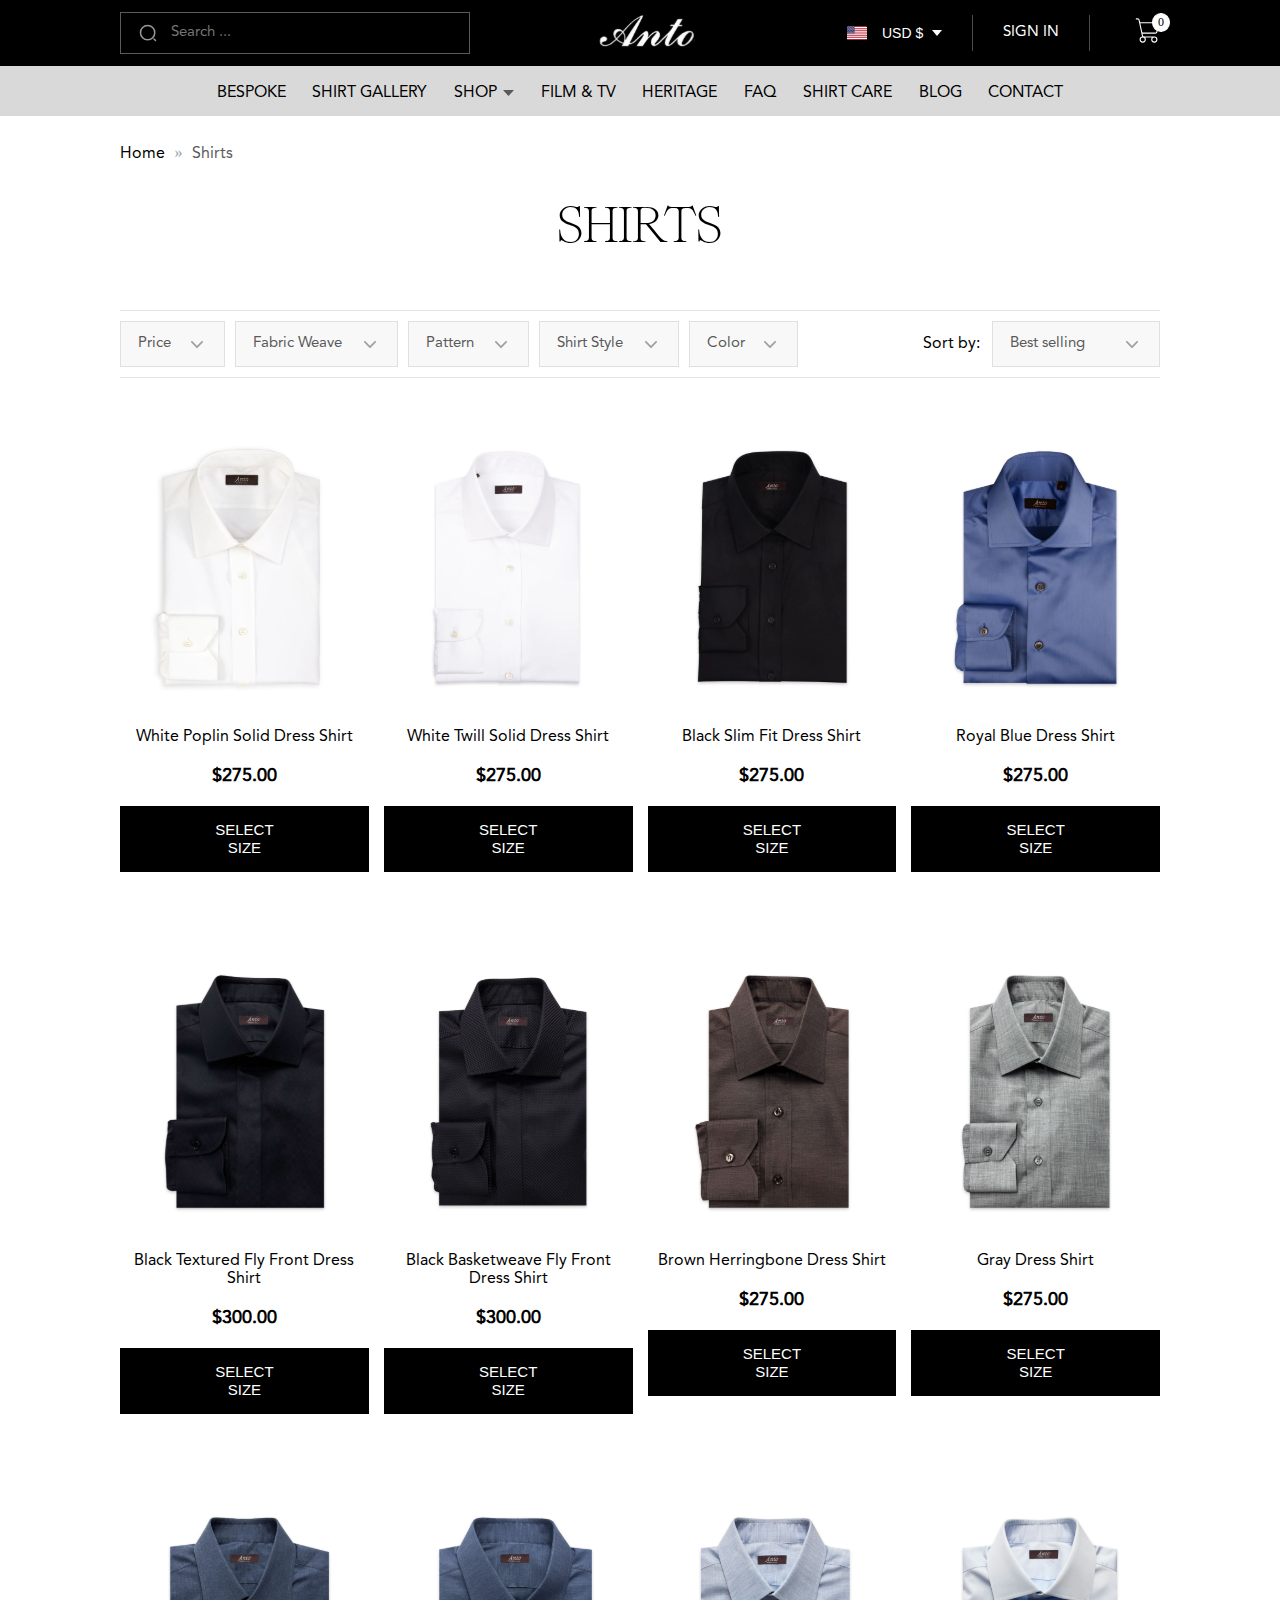
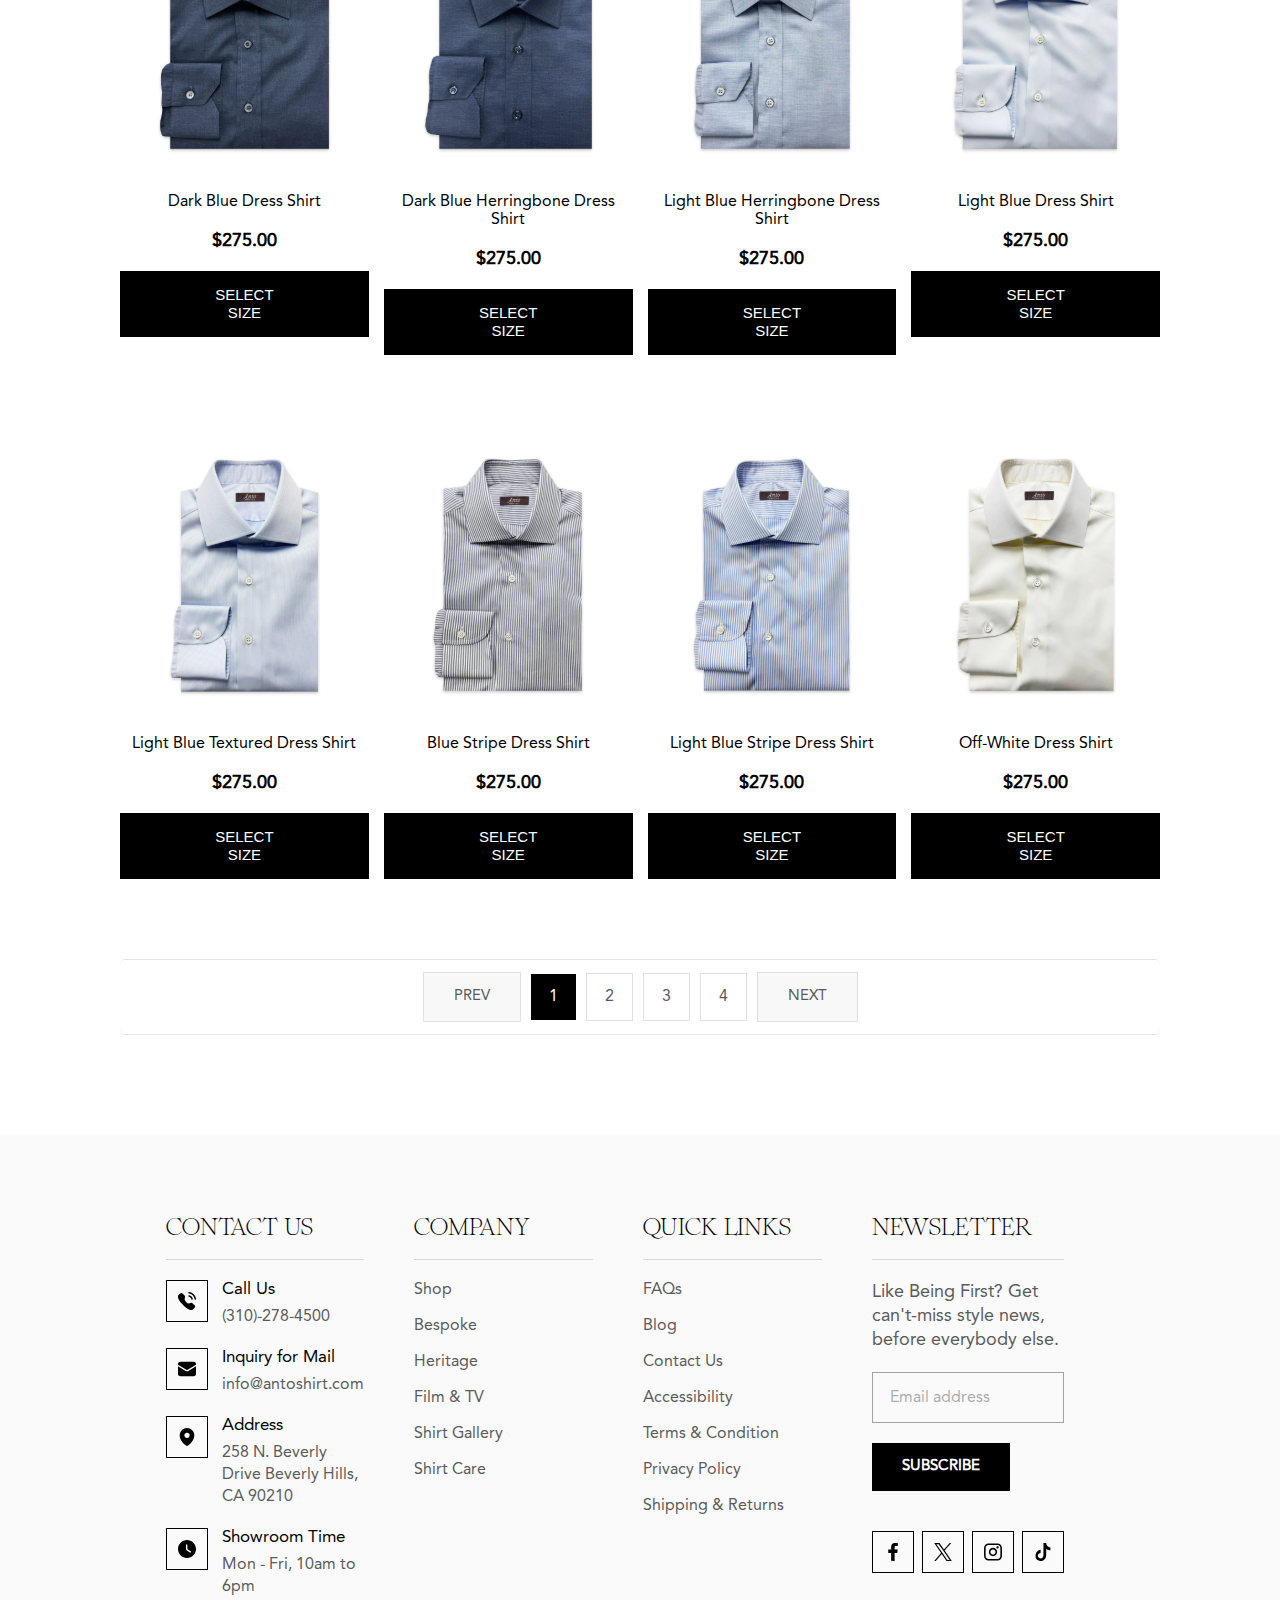
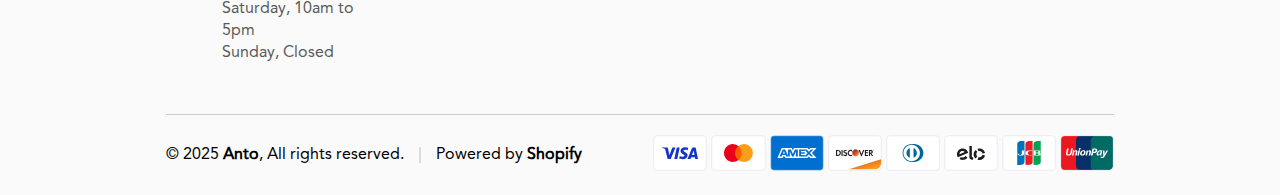
<file: category.html>
<!DOCTYPE html>
<html lang="en">
  <head>
    <meta charset="UTF-8" />
    <meta name="viewport" content="width=device-width, initial-scale=1.0" />
    <title>Category</title>
    <link rel="stylesheet" href="index.css" />
    <script src="/main.js"></script>
  </head>
  <body>
    <!-- Header Section -->
    <header>
      <div class="header-container">
        <div class="search-box">
          <input type="text" placeholder="Search ..." />
        </div>
        <div class="logo">
          <img src="/assets/Images/Logo.svg" alt="header_logo" />
        </div>
        <div class="header-right">
          <div class="currency">
            <img src="/assets/Images/currency.svg" alt="US Flag" />
            <div class="dropdown">
              <button class="dropdown-toggle">
                <span id="selected-currency">USD $</span>
                <i class="arrow"></i>
              </button>
              <ul class="dropdown-menu">
                <li data-value="USD">USD $</li>
                <li data-value="EUR">EUR €</li>
                <li data-value="GBP">GBP £</li>
                <li data-value="INR">INR ₹</li>
              </ul>
            </div>
          </div>
          <a href="#" class="signin">SIGN IN</a>
          <div class="cart">
            <img src="/assets/Images/Cart.svg" alt="Cart" />
            <span class="cart-count">0</span>
          </div>
        </div>
      </div>
    </header>
    <div>
      <div class="mobile-nav">
        <div class="mobile-toggle-btn">
          <button class="menu-toggle" onclick="toggleMenu()">☰</button>
        </div>
        <div class="logo">
          <img src="/assets/Images/Logo.svg" alt="header_logo" />
        </div>
        <div class="Search-icon-mobile">
          <img src="/assets/Images/search.svg" alt="header_logo" />
        </div>
        <div class="profile-icon-mobile">
          <img src="/assets/Images/profile-mobile.svg" alt="header_logo" />
        </div>
        <div class="cart-icon-mobile">
          <img src="/assets/Images/Cart.svg" alt="header_logo" />
        </div>
      </div>
      <div class="navbar">
        <a href="#" class="nav-main">BESPOKE</a>
        <a href="#" class="nav-main">SHIRT GALLERY</a>
        <div class="navbar-menu">
          <a href="#" class="">SHOP</a>
          <img src="/assets/Images/Polygon 1.svg" alt="navbar-icon" />
        </div>
        <a href="#" class="nav-main">FILM & TV</a>
        <a href="#" class="nav-main">HERITAGE</a>
        <a href="#" class="nav-main">FAQ</a>
        <a href="#" class="nav-main">SHIRT CARE</a>
        <a href="#" class="nav-main">BLOG</a>
        <a href="#" class="nav-main">CONTACT</a>
      </div>
      <div class="sidebar">
        <button class="close-btn" onclick="toggleMenu()">✖</button>
        <a href="#" class="nav-main">BESPOKE</a>
        <a href="#" class="nav-main">SHIRT GALLERY</a>
        <div class="navbar-menu">
          <a href="#" class="">SHOP</a>
          <img src="/assets/Images/Polygon 1.svg" alt="navbar-icon" />
        </div>
        <a href="#" class="nav-main">FILM & TV</a>
        <a href="#" class="nav-main">HERITAGE</a>
        <a href="#" class="nav-main">FAQ</a>
        <a href="#" class="nav-main">SHIRT CARE</a>
        <a href="#" class="nav-main">BLOG</a>
        <a href="#" class="nav-main">CONTACT</a>

        <div class="custom-mobile-currency">
          <select class="currency">
            <option>Currency</option>
            <option>USD $</option>
            <option>EUR €</option>
            <option>GBP £</option>
            <option>INR ₹</option>
          </select>
        </div>
      </div>
    </div>

    <!-- Category Section -->
    <div class="gallery_section">
      <div class="bread_cumb">
        <ol class="cd-breadcrumb">
          <li><a href="#0">Home</a></li>
          <li><a href="#0" class="bread_cumb_link">Shirts</a></li>
        </ol>
      </div>
      <div class="title">
        <h4>SHIRTS</h4>
      </div>

      <!-- Category Filter -->
      <div class="filter-container">
        <div class="dropdown-main">
          <div class="custom-dropdown">
            <select class="price-filter price">
              <option>Price</option>
              <option>Below $50</option>
              <option>$51 - $100</option>
              <option>$101 - $200</option>
              <option>$201 - $300</option>
            </select>
          </div>
          <div class="custom-dropdown">
            <select class="price-filter fabric">
              <option>Fabric Weave</option>
              <option>Poplin</option>
              <option>Stretch</option>
              <option>Twill</option>
            </select>
          </div>
          <div class="custom-dropdown">
            <select class="price-filter pattern">
              <option>Pattern</option>
              <option>Solid</option>
              <option>Stripe</option>
            </select>
          </div>
          <div class="custom-dropdown">
            <select class="price-filter style">
              <option>Shirt Style</option>
              <option>Dress</option>
              <option>Sport</option>
            </select>
          </div>
          <div class="custom-dropdown">
            <select class="price-filter color">
              <option>Color</option>
              <option>Black</option>
              <option>Blue</option>
              <option>Brown</option>
              <option>Gray</option>
              <option>Off-White</option>
              <option>White</option>
            </select>
          </div>
        </div>

        <div class="sort-container">
          <span for="sort">Sort by:</span>
          <div class="custom-dropdown">
            <select class="price-filter">
              <option value="manual">Featured</option>
              <option value="best-selling" selected="selected">
                Best selling
              </option>
              <option value="title-ascending">Alphabetically, A-Z</option>
              <option value="title-descending">Alphabetically, Z-A</option>
              <option value="price-ascending">Price, low to high</option>
              <option value="price-descending">Price, high to low</option>
              <option value="created-ascending">Date, old to new</option>
              <option value="created-descending">Date, new to old</option>
            </select>
          </div>
          <!-- <select id="sort" class="sort-dropdown">
            <option>Best Selling</option>
            <option>Price: Low to High</option>
            <option>Price: High to Low</option>
            <option>Newest First</option>
          </select> -->
        </div>
      </div>

      <div class="category-product">
        <div class="category-info">
          <img
            src="/assets/Images/Shirts/shirt-1.svg"
            alt="White Poplin Solid Dress Shirt"
            class="category-img"
          />
          <p class="category-name">White Poplin Solid Dress Shirt</p>
          <h5 class="category-price">$275.00</h5>
          <button class="category-size">select Size</button>
        </div>
        <div class="category-info">
          <img
            src="/assets/Images/Shirts/shirt-2.svg"
            alt="White Poplin Solid Dress Shirt"
            class="category-img"
          />
          <p class="category-name">White Twill Solid Dress Shirt</p>
          <h5 class="category-price">$275.00</h5>
          <button class="category-size">select Size</button>
        </div>
        <div class="category-info">
          <img
            src="/assets/Images/Shirts/shirt-3.svg"
            alt="White Poplin Solid Dress Shirt"
            class="category-img"
          />
          <p class="category-name">Black Slim Fit Dress Shirt</p>
          <h5 class="category-price">$275.00</h5>
          <button class="category-size">select Size</button>
        </div>
        <div class="category-info">
          <img
            src="/assets/Images/Shirts/shirt-4.svg"
            alt="White Poplin Solid Dress Shirt"
            class="category-img"
          />
          <p class="category-name">Royal Blue Dress Shirt</p>
          <h5 class="category-price">$275.00</h5>
          <button class="category-size">select Size</button>
        </div>
        <div class="category-info">
          <img
            src="/assets/Images/Shirts/shirt-5.svg"
            alt="White Poplin Solid Dress Shirt"
            class="category-img"
          />
          <p class="category-name">Black Textured Fly Front Dress Shirt</p>
          <h5 class="category-price">$300.00</h5>
          <button class="category-size">select Size</button>
        </div>
        <div class="category-info">
          <img
            src="/assets/Images/Shirts/shirt-6.svg"
            alt="White Poplin Solid Dress Shirt"
            class="category-img"
          />
          <p class="category-name">Black Basketweave Fly Front Dress Shirt</p>
          <h5 class="category-price">$300.00</h5>
          <button class="category-size">select Size</button>
        </div>
        <div class="category-info">
          <img
            src="/assets/Images/Shirts/shirt-7.svg"
            alt="White Poplin Solid Dress Shirt"
            class="category-img"
          />
          <p class="category-name">Brown Herringbone Dress Shirt</p>
          <h5 class="category-price">$275.00</h5>
          <button class="category-size">select Size</button>
        </div>
        <div class="category-info">
          <img
            src="/assets/Images/Shirts/shirt-8.svg"
            alt="White Poplin Solid Dress Shirt"
            class="category-img"
          />
          <p class="category-name">Gray Dress Shirt</p>
          <h5 class="category-price">$275.00</h5>
          <button class="category-size">select Size</button>
        </div>
        <div class="category-info">
          <img
            src="/assets/Images/Shirts/shirt-9.svg"
            alt="White Poplin Solid Dress Shirt"
            class="category-img"
          />
          <p class="category-name">Dark Blue Dress Shirt</p>
          <h5 class="category-price">$275.00</h5>
          <button class="category-size">select Size</button>
        </div>
        <div class="category-info">
          <img
            src="/assets/Images/Shirts/shirt-10.svg"
            alt="White Poplin Solid Dress Shirt"
            class="category-img"
          />
          <p class="category-name">Dark Blue Herringbone Dress Shirt</p>
          <h5 class="category-price">$275.00</h5>
          <button class="category-size">select Size</button>
        </div>
        <div class="category-info">
          <img
            src="/assets/Images/Shirts/shirt-16.svg"
            alt="White Poplin Solid Dress Shirt"
            class="category-img"
          />
          <p class="category-name">Light Blue Herringbone Dress Shirt</p>
          <h5 class="category-price">$275.00</h5>
          <button class="category-size">select Size</button>
        </div>
        <div class="category-info">
          <img
            src="/assets/Images/Shirts/shirt-11.svg"
            alt="White Poplin Solid Dress Shirt"
            class="category-img"
          />
          <p class="category-name">Light Blue Dress Shirt</p>
          <h5 class="category-price">$275.00</h5>
          <button class="category-size">select Size</button>
        </div>
        <div class="category-info">
          <img
            src="/assets/Images/Shirts/shirt-12.svg"
            alt="White Poplin Solid Dress Shirt"
            class="category-img"
          />
          <p class="category-name">Light Blue Textured Dress Shirt</p>
          <h5 class="category-price">$275.00</h5>
          <button class="category-size">select Size</button>
        </div>
        <div class="category-info">
          <img
            src="/assets/Images/Shirts/shirt-13.svg"
            alt="White Poplin Solid Dress Shirt"
            class="category-img"
          />
          <p class="category-name">Blue Stripe Dress Shirt</p>
          <h5 class="category-price">$275.00</h5>
          <button class="category-size">select Size</button>
        </div>
        <div class="category-info">
          <img
            src="/assets/Images/Shirts/shirt-14.svg"
            alt="White Poplin Solid Dress Shirt"
            class="category-img"
          />
          <p class="category-name">Light Blue Stripe Dress Shirt</p>
          <h5 class="category-price">$275.00</h5>
          <button class="category-size">select Size</button>
        </div>
        <div class="category-info">
          <img
            src="/assets/Images/Shirts/shirt-15.svg"
            alt="White Poplin Solid Dress Shirt"
            class="category-img"
          />
          <p class="category-name">Off-White Dress Shirt</p>
          <h5 class="category-price">$275.00</h5>
          <button class="category-size">select Size</button>
        </div>
      </div>

      <!-- Category Pagination -->
      <div class="pagination">
        <a href="#" class="prev">PREV</a>
        <a href="#" class="active">1</a>
        <a href="#">2</a>
        <a href="#">3</a>
        <a href="#">4</a>
        <a href="#" class="next">NEXT</a>
      </div>
    </div>

    <!-- Footer Section -->
    <footer>
      <div class="footer-container">
        <div class="footer-section contact-us">
          <h3>CONTACT US</h3>
          <div class="contact-info">
            <div class="contact-icon">
              <img src="/assets/Images/FooterImages/Phone.svg" alt="phone" />
            </div>
            <div>
              <p>Call Us</p>
              <a href="tel:+(310)-278-4500"><span>(310)-278-4500</span></a>
            </div>
          </div>

          <div class="contact-info">
            <div class="contact-icon">
              <img src="/assets/Images/FooterImages/Email.svg" alt="phone" />
            </div>
            <div>
              <p>Inquiry for Mail</p>
              <a href="mailto:info@antoshirt.com">
                <span>info@antoshirt.com</span>
              </a>
            </div>
          </div>

          <div class="contact-info">
            <div class="contact-icon">
              <img src="/assets/Images/FooterImages/Location.svg" alt="phone" />
            </div>
            <div>
              <p>Address</p>
              <span>258 N. Beverly Drive Beverly Hills, CA 90210</span>
            </div>
          </div>

          <div class="contact-info">
            <div class="contact-icon">
              <img src="/assets/Images/FooterImages/Alarm.svg" alt="phone" />
            </div>
            <div>
              <p>Showroom Time</p>
              <h6>Mon - Fri, 10am to 6pm</h6>
              <h6>Saturday, 10am to 5pm</h6>
              <h6>Sunday, Closed</h6>
            </div>
          </div>
        </div>

        <div class="footer-section">
          <h3>COMPANY</h3>
          <ul>
            <li><a href="#">Shop</a></li>
            <li><a href="#">Bespoke</a></li>
            <li><a href="#">Heritage</a></li>
            <li><a href="#">Film & TV</a></li>
            <li><a href="#">Shirt Gallery</a></li>
            <li><a href="#">Shirt Care</a></li>
          </ul>
        </div>

        <div class="footer-section">
          <h3>QUICK LINKS</h3>
          <ul>
            <li><a href="#">FAQs</a></li>
            <li><a href="#">Blog</a></li>
            <li><a href="#">Contact Us</a></li>
            <li><a href="#">Accessibility</a></li>
            <li><a href="#">Terms & Condition</a></li>
            <li><a href="#">Privacy Policy</a></li>
            <li><a href="#">Shipping & Returns</a></li>
          </ul>
        </div>

        <div class="footer-section newsletter">
          <h3>NEWSLETTER</h3>
          <p>
            Like Being First? Get can't-miss style news, before everybody else.
          </p>
          <input type="email" placeholder="Email address" />
          <button class="subscribe_btn">SUBSCRIBE</button>
          <div class="social-icons">
            <a href="#">
              <div class="contact-icon">
                <img
                  src="/assets/Images/FooterImages/Facebook.svg"
                  alt="phone"
                /></div
            ></a>
            <a href="#">
              <div class="contact-icon">
                <img
                  src="/assets/Images/FooterImages/Twitter.svg"
                  alt="phone"
                /></div
            ></a>
            <a href="#">
              <div class="contact-icon">
                <img
                  src="/assets/Images/FooterImages/Instagram.svg"
                  alt="phone"
                /></div
            ></a>
            <a href="#">
              <div class="contact-icon">
                <img
                  src="/assets/Images/FooterImages/Tiktok.svg"
                  alt="phone"
                /></div
            ></a>
          </div>
        </div>
      </div>

      <div class="footer-bottom">
        <div class="footer-rights">
          <p class="footer-reserved">
            © 2025 <strong>Anto</strong>, All rights reserved.
          </p>
          <p class="footer-powered">Powered by <strong>Shopify</strong></p>
        </div>

        <div class="payment-icons">
          <div class="">
            <img src="assets/Images/FooterImages/Visa.svg" alt="Visa" />
          </div>

          <div class="">
            <img
              src="assets/Images/FooterImages/Master card.svg"
              alt="Mastercard"
            />
          </div>

          <div class="">
            <img
              src="assets/Images/FooterImages/amex.svg"
              alt="American Express"
            />
          </div>

          <div class="">
            <img src="assets/Images/FooterImages/discover.svg" alt="Discover" />
          </div>

          <div class="">
            <img
              src="assets/Images/FooterImages/diners club.svg"
              alt="Dinners Club"
            />
          </div>

          <div class="">
            <img src="assets/Images/FooterImages/Elo.svg" alt="Elo" />
          </div>

          <div class="">
            <img src="assets/Images/FooterImages/JCB.svg" alt="JCB" />
          </div>

          <div class="">
            <img
              src="assets/Images/FooterImages/Union Pay.svg"
              alt="Union Pay"
            />
          </div>
        </div>
      </div>
    </footer>
  </body>
</html>
</file>
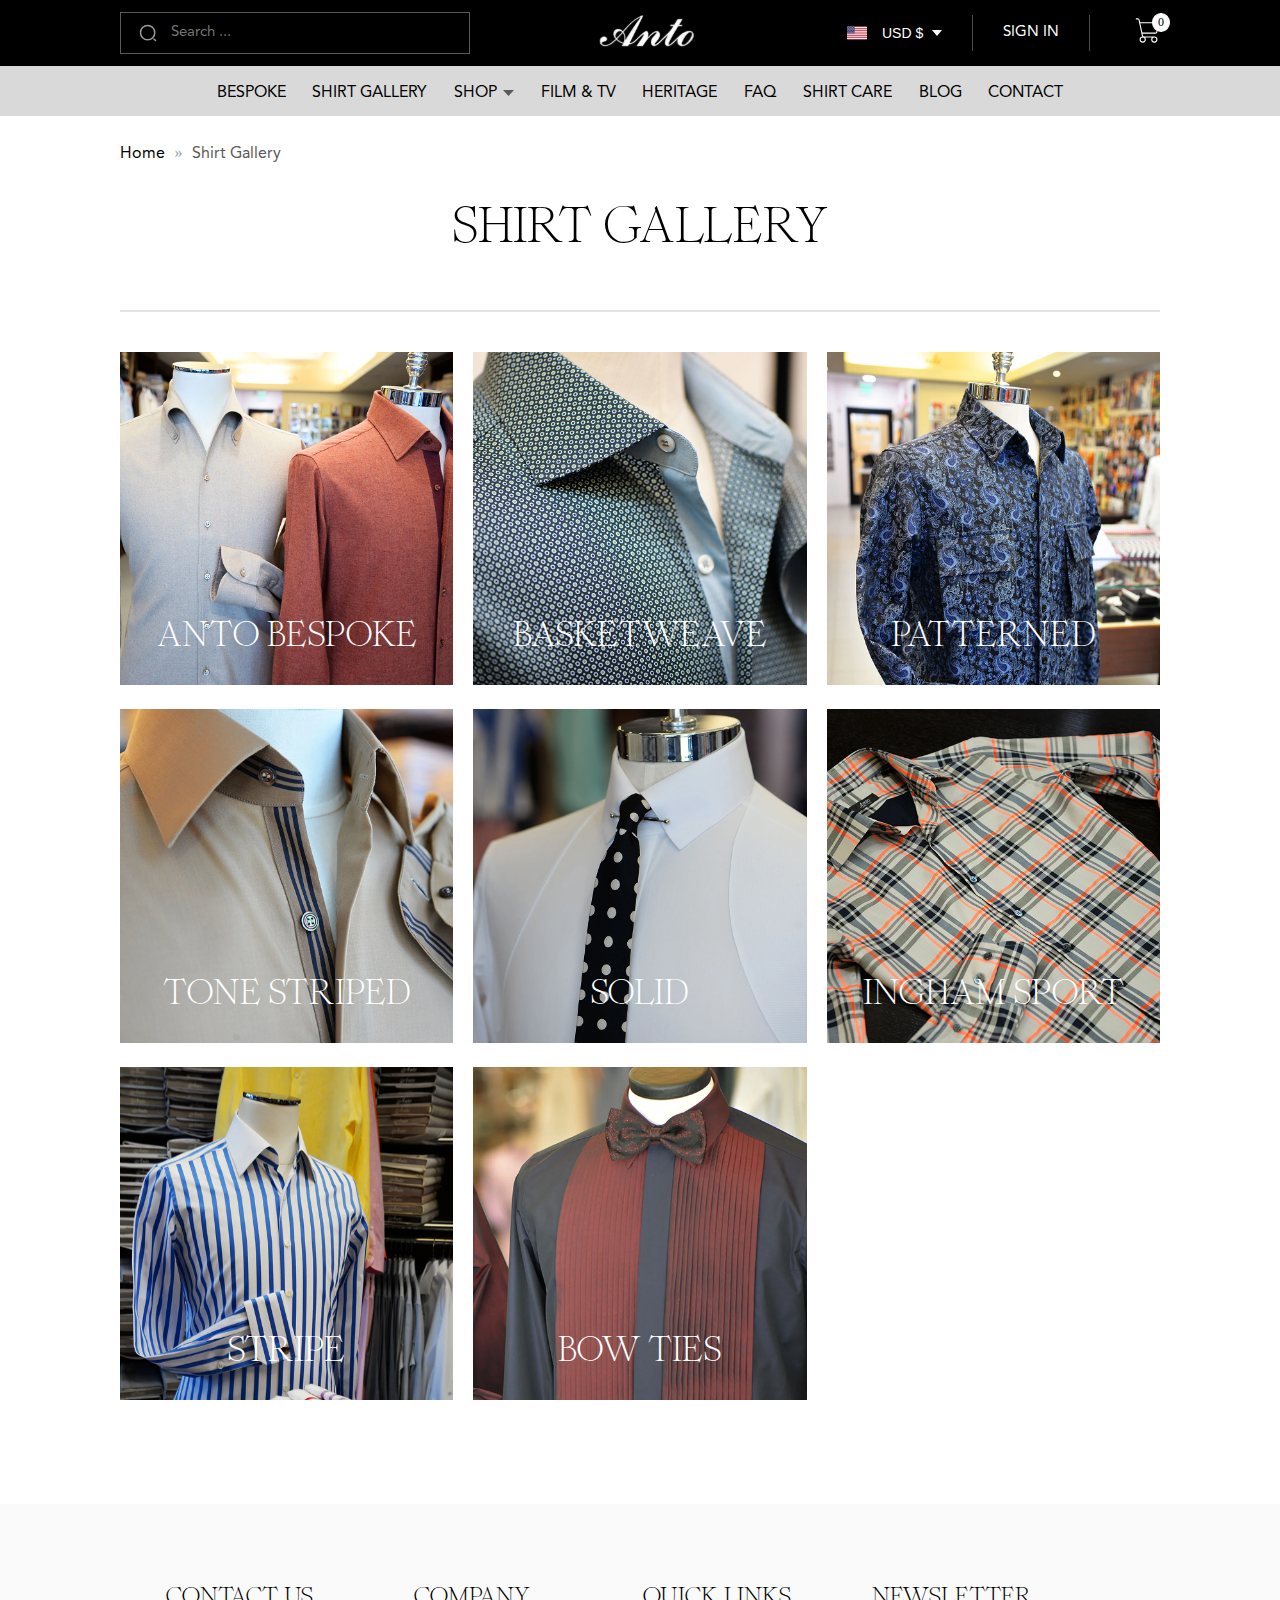
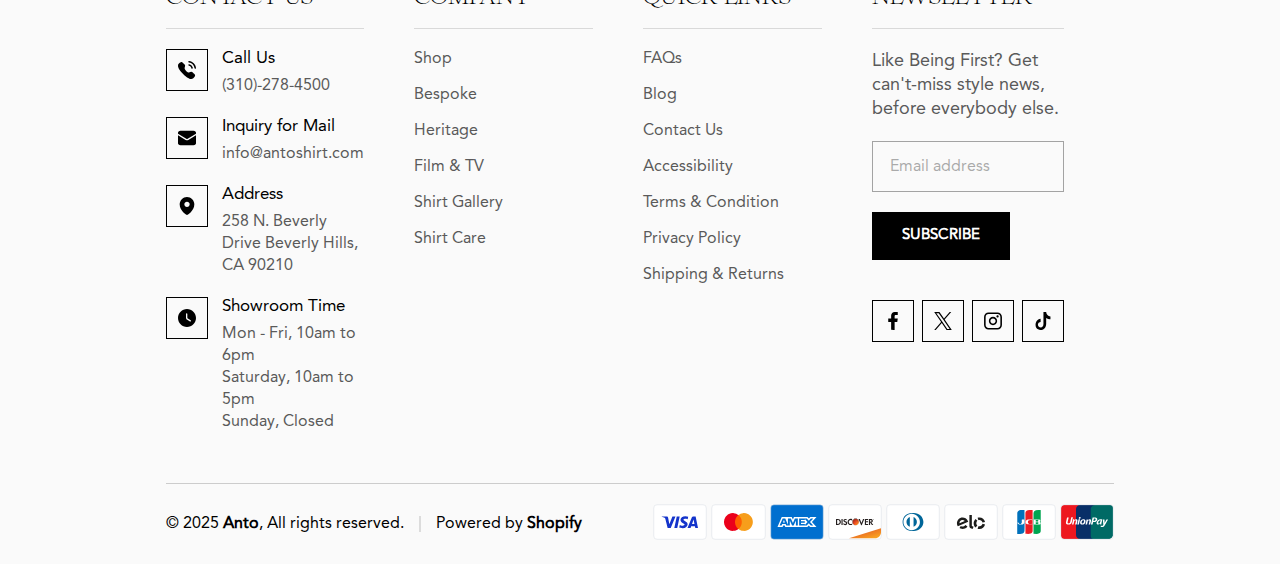
<file: gallery.html>
<!DOCTYPE html>
<html lang="en">
  <head>
    <meta charset="UTF-8" />
    <meta name="viewport" content="width=device-width, initial-scale=1.0" />
    <title>Shirt Gallery</title>
    <link rel="stylesheet" href="index.css" />
    <script src="/main.js"></script>
  </head>
  <body>
    <header>
      <div class="header-container">
        <div class="search-box">
          <input type="text" placeholder="Search ..." />
        </div>
        <div class="logo">
          <img src="/assets/Images/Logo.svg" alt="header_logo" />
        </div>
        <div class="header-right">
          <div class="currency">
            <img src="/assets/Images/currency.svg" alt="US Flag" />
            <div class="dropdown">
              <button class="dropdown-toggle">
                <span id="selected-currency">USD $</span>
                <i class="arrow"></i>
              </button>
              <ul class="dropdown-menu">
                <li data-value="USD">USD $</li>
                <li data-value="EUR">EUR €</li>
                <li data-value="GBP">GBP £</li>
                <li data-value="INR">INR ₹</li>
              </ul>
            </div>
          </div>
          <a href="#" class="signin">SIGN IN</a>
          <div class="cart">
            <img src="/assets/Images/Cart.svg" alt="Cart" />
            <span class="cart-count">0</span>
          </div>
        </div>
      </div>
    </header>
    <div>
      <div class="mobile-nav">
        <div class="mobile-toggle-btn">
          <button class="menu-toggle" onclick="toggleMenu()">☰</button>
        </div>
        <div class="logo">
          <img src="/assets/Images/Logo.svg" alt="header_logo" />
        </div>
        <div class="Search-icon-mobile">
          <img src="/assets/Images/search.svg" alt="header_logo" />
        </div>
        <div class="profile-icon-mobile">
          <img src="/assets/Images/profile-mobile.svg" alt="header_logo" />
        </div>
        <div class="cart-icon-mobile">
          <img src="/assets/Images/Cart.svg" alt="header_logo" />
        </div>
      </div>
      <div class="navbar">
        <a href="#" class="nav-main">BESPOKE</a>
        <a href="#" class="nav-main">SHIRT GALLERY</a>
        <div class="navbar-menu">
          <a href="#" class="">SHOP</a>
          <img src="/assets/Images/Polygon 1.svg" alt="navbar-icon" />
        </div>
        <a href="#" class="nav-main">FILM & TV</a>
        <a href="#" class="nav-main">HERITAGE</a>
        <a href="#" class="nav-main">FAQ</a>
        <a href="#" class="nav-main">SHIRT CARE</a>
        <a href="#" class="nav-main">BLOG</a>
        <a href="#" class="nav-main">CONTACT</a>
      </div>
      <div class="sidebar">
        <button class="close-btn" onclick="toggleMenu()">✖</button>
        <a href="#" class="nav-main">BESPOKE</a>
        <a href="#" class="nav-main">SHIRT GALLERY</a>
        <div class="navbar-menu">
          <a href="#" class="">SHOP</a>
          <img src="/assets/Images/Polygon 1.svg" alt="navbar-icon" />
        </div>
        <a href="#" class="nav-main">FILM & TV</a>
        <a href="#" class="nav-main">HERITAGE</a>
        <a href="#" class="nav-main">FAQ</a>
        <a href="#" class="nav-main">SHIRT CARE</a>
        <a href="#" class="nav-main">BLOG</a>
        <a href="#" class="nav-main">CONTACT</a>

        <div class="custom-mobile-currency">
          <select class="currency">
            <option>Currency</option>
            <option>USD $</option>
            <option>EUR €</option>
            <option>GBP £</option>
            <option>INR ₹</option>
          </select>
        </div>
      </div>
    </div>

    <!-- Gallery Section -->
    <div class="gallery_section">
      <div class="bread_cumb">
        <ol class="cd-breadcrumb">
          <li><a href="#0">Home</a></li>
          <li><a href="#0" class="bread_cumb_link">Shirt Gallery</a></li>
        </ol>
      </div>
      <div class="title">
        <h4>Shirt Gallery</h4>
      </div>
      <div class="hori_line">
        <hr />
      </div>
      <div class="galley_images_content">
        <div class="gallery_images">
          <img src="/assets/Images/GallerySectionImages/image_1.png" alt="" />
          <div class="product_name">
            <h3>Anto bespoke</h3>
            <a href="#" class="view-all-images">View All Images</a>
          </div>
        </div>
        <div class="gallery_images">
          <img src="/assets/Images/GallerySectionImages/image_2.png" alt="" />
          <div class="product_name">
            <h3>Basketweave</h3>
            <a href="#" class="view-all-images">View All Images</a>
          </div>
        </div>
        <div class="gallery_images">
          <img src="/assets/Images/GallerySectionImages/image_3.png" alt="" />
          <div class="product_name">
            <h3>patterned</h3>
            <a href="#" class="view-all-images">View All Images</a>
          </div>
        </div>
        <div class="gallery_images">
          <img src="/assets/Images/GallerySectionImages/image_4.png" alt="" />
          <div class="product_name">
            <h3>tone striped</h3>
            <a href="#" class="view-all-images">View All Images</a>
          </div>
        </div>
        <div class="gallery_images">
          <img src="/assets/Images/GallerySectionImages/image_5.png" alt="" />
          <div class="product_name">
            <h3>solid</h3>
            <a href="#" class="view-all-images">View All Images</a>
          </div>
        </div>
        <div class="gallery_images">
          <img src="/assets/Images/GallerySectionImages/image_6.png" alt="" />
          <div class="product_name">
            <h3>ingham sport</h3>
            <a href="#" class="view-all-images">View All Images</a>
          </div>
        </div>
        <div class="gallery_images">
          <img src="/assets/Images/GallerySectionImages/image_7.png" alt="" />
          <div class="product_name">
            <h3>stripe</h3>
            <a href="#" class="view-all-images">View All Images</a>
          </div>
        </div>
        <div class="gallery_images">
          <img src="/assets/Images/GallerySectionImages/image_8.png" alt="" />
          <div class="product_name">
            <h3>bow ties</h3>
            <a href="#" class="view-all-images">View All Images</a>
          </div>
        </div>
      </div>
    </div>

    <!-- Footer Section -->
    <footer>
      <div class="footer-container">
        <div class="footer-section contact-us">
          <h3>CONTACT US</h3>
          <div class="contact-info">
            <div class="contact-icon">
              <img src="/assets/Images/FooterImages/Phone.svg" alt="phone" />
            </div>
            <div>
              <p>Call Us</p>
              <a href="tel:+(310)-278-4500"><span>(310)-278-4500</span></a>
            </div>
          </div>

          <div class="contact-info">
            <div class="contact-icon">
              <img src="/assets/Images/FooterImages/Email.svg" alt="phone" />
            </div>
            <div>
              <p>Inquiry for Mail</p>
              <a href="mailto:info@antoshirt.com">
                <span>info@antoshirt.com</span>
              </a>
            </div>
          </div>

          <div class="contact-info">
            <div class="contact-icon">
              <img src="/assets/Images/FooterImages/Location.svg" alt="phone" />
            </div>
            <div>
              <p>Address</p>
              <span>258 N. Beverly Drive Beverly Hills, CA 90210</span>
            </div>
          </div>

          <div class="contact-info">
            <div class="contact-icon">
              <img src="/assets/Images/FooterImages/Alarm.svg" alt="phone" />
            </div>
            <div>
              <p>Showroom Time</p>
              <h6>Mon - Fri, 10am to 6pm</h6>
              <h6>Saturday, 10am to 5pm</h6>
              <h6>Sunday, Closed</h6>
            </div>
          </div>
        </div>

        <div class="footer-section">
          <h3>COMPANY</h3>
          <ul>
            <li><a href="#">Shop</a></li>
            <li><a href="#">Bespoke</a></li>
            <li><a href="#">Heritage</a></li>
            <li><a href="#">Film & TV</a></li>
            <li><a href="#">Shirt Gallery</a></li>
            <li><a href="#">Shirt Care</a></li>
          </ul>
        </div>

        <div class="footer-section">
          <h3>QUICK LINKS</h3>
          <ul>
            <li><a href="#">FAQs</a></li>
            <li><a href="#">Blog</a></li>
            <li><a href="#">Contact Us</a></li>
            <li><a href="#">Accessibility</a></li>
            <li><a href="#">Terms & Condition</a></li>
            <li><a href="#">Privacy Policy</a></li>
            <li><a href="#">Shipping & Returns</a></li>
          </ul>
        </div>

        <div class="footer-section newsletter">
          <h3>NEWSLETTER</h3>
          <p>
            Like Being First? Get can't-miss style news, before everybody else.
          </p>
          <input type="email" placeholder="Email address" />
          <button class="subscribe_btn">SUBSCRIBE</button>
          <div class="social-icons">
            <a href="#">
              <div class="contact-icon">
                <img
                  src="/assets/Images/FooterImages/Facebook.svg"
                  alt="phone"
                /></div
            ></a>
            <a href="#">
              <div class="contact-icon">
                <img
                  src="/assets/Images/FooterImages/Twitter.svg"
                  alt="phone"
                /></div
            ></a>
            <a href="#">
              <div class="contact-icon">
                <img
                  src="/assets/Images/FooterImages/Instagram.svg"
                  alt="phone"
                /></div
            ></a>
            <a href="#">
              <div class="contact-icon">
                <img
                  src="/assets/Images/FooterImages/Tiktok.svg"
                  alt="phone"
                /></div
            ></a>
          </div>
        </div>
      </div>

      <div class="footer-bottom">
        <div class="footer-rights">
          <p class="footer-reserved">
            © 2025 <strong>Anto</strong>, All rights reserved.
          </p>
          <p class="footer-powered">Powered by <strong>Shopify</strong></p>
        </div>

        <div class="payment-icons">
          <div class="">
            <img src="assets/Images/FooterImages/Visa.svg" alt="Visa" />
          </div>

          <div class="">
            <img
              src="assets/Images/FooterImages/Master card.svg"
              alt="Mastercard"
            />
          </div>

          <div class="">
            <img
              src="assets/Images/FooterImages/amex.svg"
              alt="American Express"
            />
          </div>

          <div class="">
            <img src="assets/Images/FooterImages/discover.svg" alt="Discover" />
          </div>

          <div class="">
            <img
              src="assets/Images/FooterImages/diners club.svg"
              alt="Dinners Club"
            />
          </div>

          <div class="">
            <img src="assets/Images/FooterImages/Elo.svg" alt="Elo" />
          </div>

          <div class="">
            <img src="assets/Images/FooterImages/JCB.svg" alt="JCB" />
          </div>

          <div class="">
            <img
              src="assets/Images/FooterImages/Union Pay.svg"
              alt="Union Pay"
            />
          </div>
        </div>
      </div>
    </footer>
  </body>
</html>
</file>
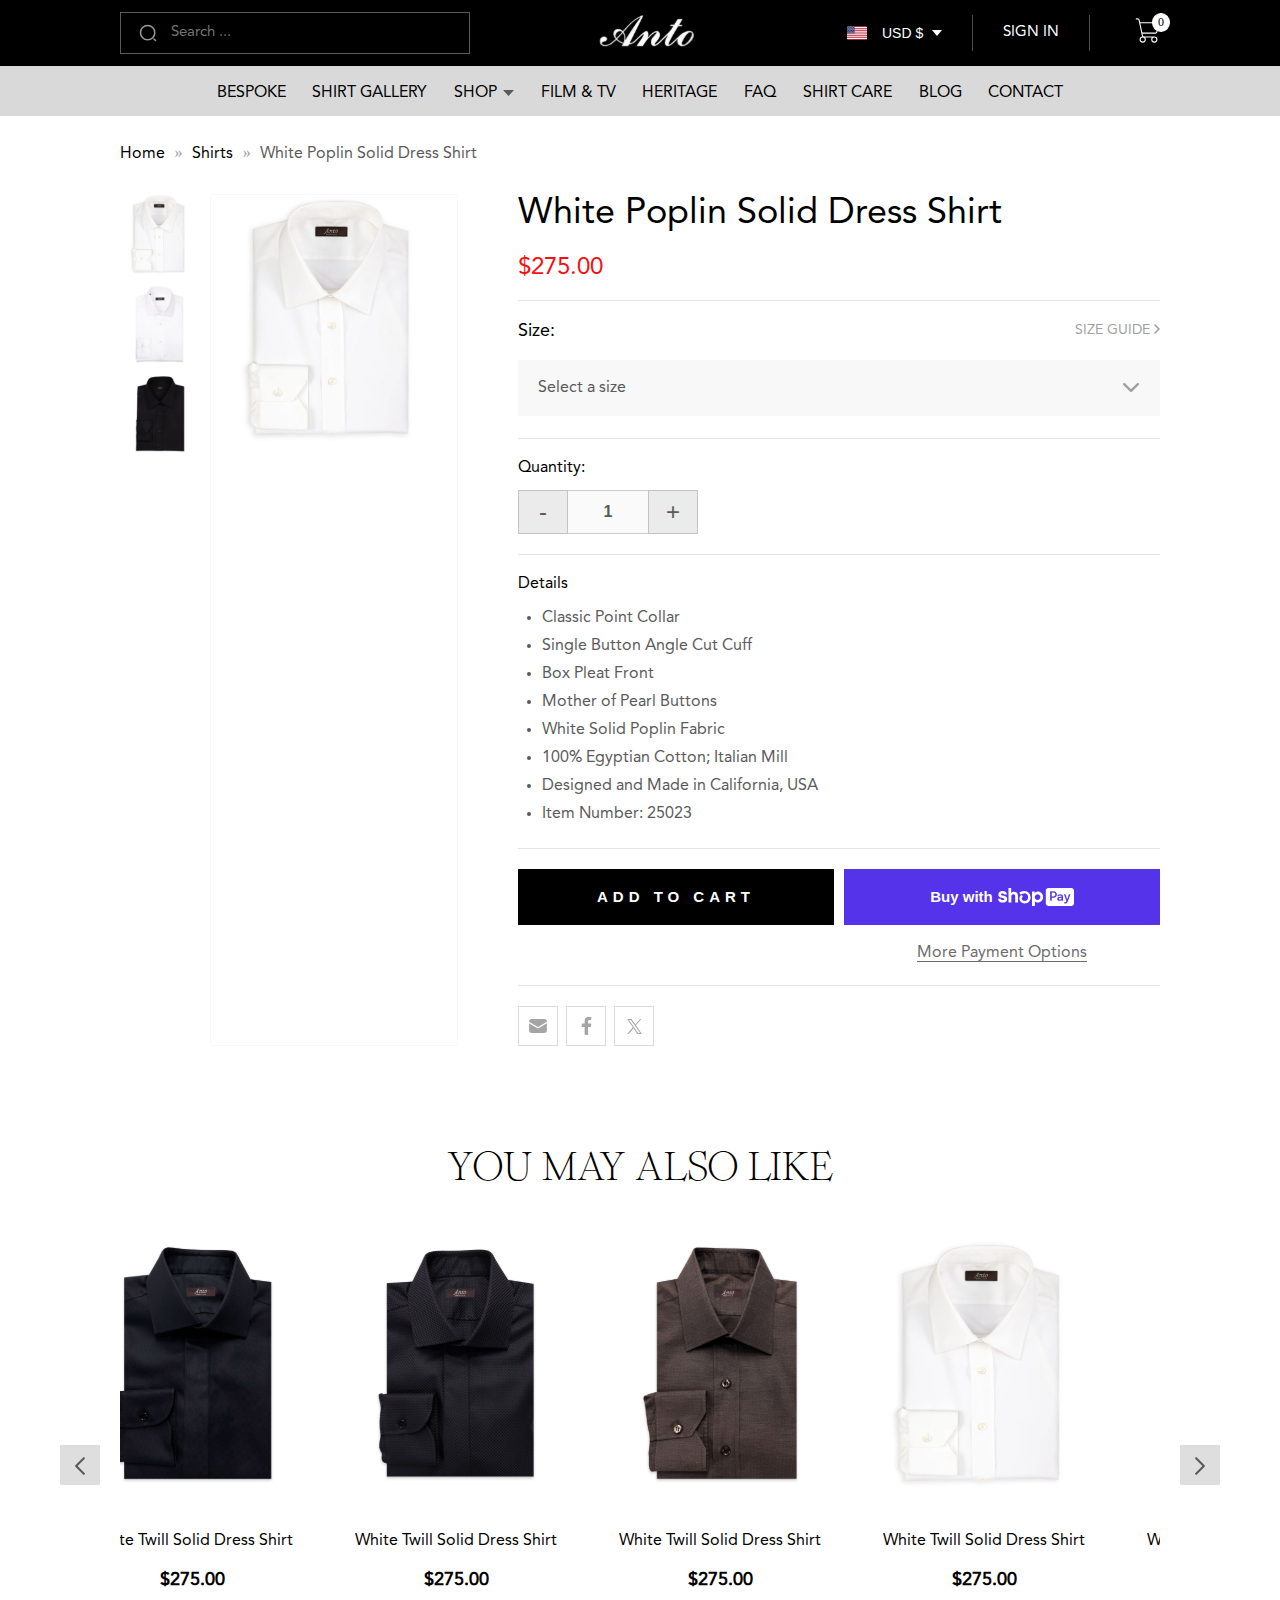
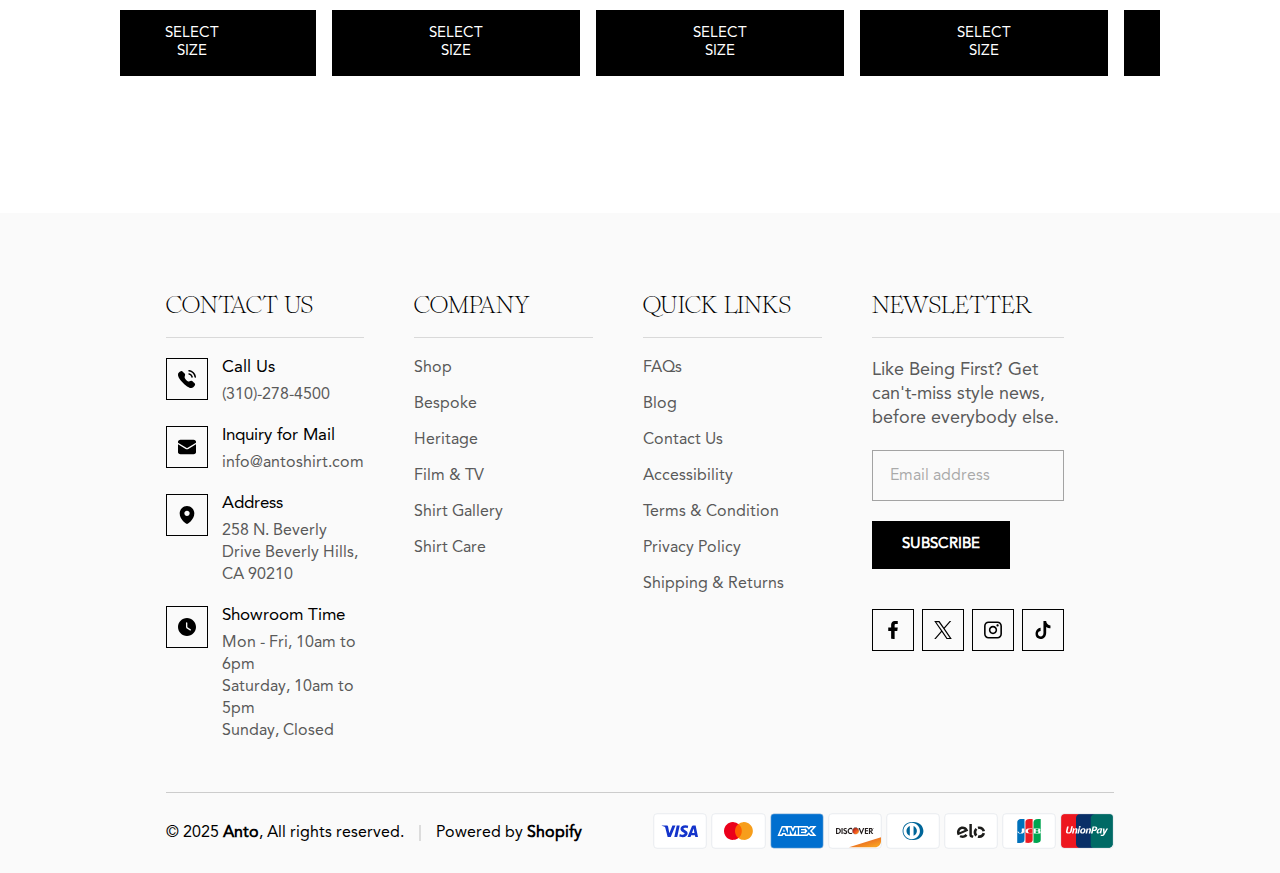
<file: product-details.html>
<!DOCTYPE html>
<html lang="en">
  <head>
    <meta charset="UTF-8" />
    <meta name="viewport" content="width=device-width, initial-scale=1.0" />
    <title>Product Details</title>
    <link rel="stylesheet" href="index.css" />
    <link
      rel="stylesheet"
      href="https://cdnjs.cloudflare.com/ajax/libs/font-awesome/6.3.0/css/all.min.css"
    />
    <script src="/main.js" defer></script>
  </head>
  <body>
    <header>
      <div class="header-container">
        <div class="search-box">
          <input type="text" placeholder="Search ..." />
        </div>
        <div class="logo">
          <img src="/assets/Images/Logo.svg" alt="header_logo" />
        </div>
        <div class="header-right">
          <div class="currency">
            <img src="/assets/Images/currency.svg" alt="US Flag" />
            <div class="dropdown">
              <button class="dropdown-toggle">
                <span id="selected-currency">USD $</span>
                <i class="arrow"></i>
              </button>
              <ul class="dropdown-menu">
                <li data-value="USD">USD $</li>
                <li data-value="EUR">EUR €</li>
                <li data-value="GBP">GBP £</li>
                <li data-value="INR">INR ₹</li>
              </ul>
            </div>
          </div>
          <a href="#" class="signin">SIGN IN</a>
          <div class="cart">
            <img src="/assets/Images/Cart.svg" alt="Cart" />
            <span class="cart-count">0</span>
          </div>
        </div>
      </div>
    </header>
    <div>
      <div class="mobile-nav">
        <div class="mobile-toggle-btn">
          <button class="menu-toggle" onclick="toggleMenu()">☰</button>
        </div>
        <div class="logo">
          <img src="/assets/Images/Logo.svg" alt="header_logo" />
        </div>
        <div class="Search-icon-mobile">
          <img src="/assets/Images/search.svg" alt="header_logo" />
        </div>
        <div class="profile-icon-mobile">
          <img src="/assets/Images/profile-mobile.svg" alt="header_logo" />
        </div>
        <div class="cart-icon-mobile">
          <img src="/assets/Images/Cart.svg" alt="header_logo" />
        </div>
      </div>
      <div class="navbar">
        <a href="#" class="nav-main">BESPOKE</a>
        <a href="#" class="nav-main">SHIRT GALLERY</a>
        <div class="navbar-menu">
          <a href="#" class="">SHOP</a>
          <img src="/assets/Images/Polygon 1.svg" alt="navbar-icon" />
        </div>
        <a href="#" class="nav-main">FILM & TV</a>
        <a href="#" class="nav-main">HERITAGE</a>
        <a href="#" class="nav-main">FAQ</a>
        <a href="#" class="nav-main">SHIRT CARE</a>
        <a href="#" class="nav-main">BLOG</a>
        <a href="#" class="nav-main">CONTACT</a>
      </div>
      <div class="sidebar">
        <button class="close-btn" onclick="toggleMenu()">✖</button>
        <a href="#" class="nav-main">BESPOKE</a>
        <a href="#" class="nav-main">SHIRT GALLERY</a>
        <div class="navbar-menu">
          <a href="#" class="">SHOP</a>
          <img src="/assets/Images/Polygon 1.svg" alt="navbar-icon" />
        </div>
        <a href="#" class="nav-main">FILM & TV</a>
        <a href="#" class="nav-main">HERITAGE</a>
        <a href="#" class="nav-main">FAQ</a>
        <a href="#" class="nav-main">SHIRT CARE</a>
        <a href="#" class="nav-main">BLOG</a>
        <a href="#" class="nav-main">CONTACT</a>

        <div class="custom-mobile-currency">
          <select class="currency">
            <option>Currency</option>
            <option>USD $</option>
            <option>EUR €</option>
            <option>GBP £</option>
            <option>INR ₹</option>
          </select>
        </div>
      </div>
    </div>

    <!-- Product Details -->
    <div class="gallery_section">
      <div class="bread_cumb">
        <ol class="cd-breadcrumb">
          <li><a href="#0">Home</a></li>
          <li><a href="#0" class="">Shirts</a></li>
          <li>
            <a href="#0" class="bread_cumb_link"
              >White Poplin Solid Dress Shirt</a
            >
          </li>
        </ol>
      </div>

      <!-- Product Details View -->
      <div class="product-container">
        <div class="image-gallery">
          <div class="thumbnails">
            <img
              src="/assets/Images/Shirts/shirt-1.svg"
              onclick="changeImage('/assets/Images/product-details.png')"
            />
            <img
              src="/assets/Images/Shirts/shirt-2.svg"
              onclick="changeImage('/assets/Images/Shirts/shirt-2.svg')"
            />
            <img
              src="/assets/Images/Shirts/shirt-3.svg"
              onclick="changeImage('/assets/Images/Shirts/shirt-3.svg')"
            />
          </div>
          <div class="main-image">
            <img id="mainImage" src="/assets/Images/product-details.png" />
          </div>
        </div>
        <div class="product-details">
          <h1>White Poplin Solid Dress Shirt</h1>
          <p class="price">$275.00</p>

          <div class="sizes-guide-main">
            <label>Size:</label>
            <div class="size-guides">
              <a href="/assets/Images/Measurement_Guide_c_1.jpg" target="_blank"
                >Size guide</a
              >
              <img src="/assets/Images/Sizeguides.svg" alt="size-guides" />
            </div>
          </div>

          <div class="size-selection">
            <select>
              <option>Select a size</option>
              <option>14.5</option>
              <option>15</option>
              <option>15.5</option>
              <option>16</option>
              <option>16.5</option>
              <option>17</option>
              <option>17.5</option>
              <option>18</option>
              <option>18.5</option>
            </select>
          </div>

          <div class="quantity">
            <label>Quantity:</label>
            <div class="quantity-btn">
              <button onclick="decreaseQuantity()">-</button>
              <input type="text" id="quantity" value="1" min="1" />
              <button onclick="increaseQuantity()">+</button>
            </div>
          </div>

          <div class="details">
            <label>Details</label>
            <ul class="details-desc">
              <li>Classic Point Collar</li>
              <li>Single Button Angle Cut Cuff</li>
              <li>Box Pleat Front</li>
              <li>Mother of Pearl Buttons</li>
              <li>White Solid Poplin Fabric</li>
              <li>100% Egyptian Cotton; Italian Mill</li>
              <li>Designed and Made in California, USA</li>
              <li>Item Number: 25023</li>
            </ul>
          </div>

          <div class="cart-btn">
            <button class="add-to-cart">ADD TO CART</button>
            <div class="shop-payment-more">
              <button class="shop-pay">
                Buy with
                <img src="/assets/Images/Shop Pay.svg" alt="shop-pay-logo" />
              </button>
              <span>
                <a href="#">More Payment Options</a>
              </span>
            </div>
          </div>

          <div class="product-social-icons">
            <div class="social-icons-box">
              <a href="#">
                <img src="/assets/Images/ProductEmail.svg" alt="Email icon"
              /></a>
            </div>
            <div class="social-icons-box">
              <a href="#"
                ><img
                  src="/assets/Images/ProductFacebook.svg"
                  alt="Facebook icon"
              /></a>
            </div>
            <div class="social-icons-box">
              <a href="#"
                ><img
                  src="/assets/Images/ProductTwitter.svg"
                  alt="Twitter icon"
              /></a>
            </div>
          </div>
        </div>
      </div>

      <!-- You may also like section -->
      <div class="like-title">
        <h4>You may also like</h4>
      </div>
      <div class="wrapper">
        <div class="slider-left-arrow-main arrow-left">
          <img id="left" src="/assets/Images/left-arrow.svg" alt="left-arrow" />
        </div>
        <ul class="carousel">
          <li class="card">
            <div class="img">
              <img
                src="/assets/Images/Shirts/shirt-1.svg"
                alt="img"
                draggable="false"
              />
            </div>
            <p class="category-name">White Twill Solid Dress Shirt</p>
            <h5 class="category-price">$275.00</h5>
            <button class="category-size">select Size</button>
          </li>
          <li class="card">
            <div class="img">
              <img
                src="/assets/Images/Shirts/shirt-2.svg"
                alt="img"
                draggable="false"
              />
            </div>
            <p class="category-name">White Twill Solid Dress Shirt</p>
            <h5 class="category-price">$275.00</h5>
            <button class="category-size">select Size</button>
          </li>
          <li class="card">
            <div class="img">
              <img
                src="/assets/Images/Shirts/shirt-3.svg"
                alt="img"
                draggable="false"
              />
            </div>
            <p class="category-name">White Twill Solid Dress Shirt</p>
            <h5 class="category-price">$275.00</h5>
            <button class="category-size">select Size</button>
          </li>
          <li class="card">
            <div class="img">
              <img
                src="/assets/Images/Shirts/shirt-5.svg"
                alt="img"
                draggable="false"
              />
            </div>
            <p class="category-name">White Twill Solid Dress Shirt</p>
            <h5 class="category-price">$275.00</h5>
            <button class="category-size">select Size</button>
          </li>
          <li class="card">
            <div class="img">
              <img
                src="/assets/Images/Shirts/shirt-6.svg"
                alt="img"
                draggable="false"
              />
            </div>
            <p class="category-name">White Twill Solid Dress Shirt</p>
            <h5 class="category-price">$275.00</h5>
            <button class="category-size">select Size</button>
          </li>
          <li class="card">
            <div class="img">
              <img
                src="/assets/Images/Shirts/shirt-7.svg"
                alt="img"
                draggable="false"
              />
            </div>
            <p class="category-name">White Twill Solid Dress Shirt</p>
            <h5 class="category-price">$275.00</h5>
            <button class="category-size">select Size</button>
          </li>
        </ul>
        <div class="slider-left-arrow-main arrow-right">
          <img
            id="right"
            src="/assets/Images/right-arrow.svg"
            alt="left-arrow"
          />
        </div>
      </div>
    </div>

    <!-- Footer Section -->
    <footer>
      <div class="footer-container">
        <div class="footer-section contact-us">
          <h3>CONTACT US</h3>
          <div class="contact-info">
            <div class="contact-icon">
              <img src="/assets/Images/FooterImages/Phone.svg" alt="phone" />
            </div>
            <div>
              <p>Call Us</p>
              <a href="tel:+(310)-278-4500"><span>(310)-278-4500</span></a>
            </div>
          </div>

          <div class="contact-info">
            <div class="contact-icon">
              <img src="/assets/Images/FooterImages/Email.svg" alt="phone" />
            </div>
            <div>
              <p>Inquiry for Mail</p>
              <a href="mailto:info@antoshirt.com">
                <span>info@antoshirt.com</span>
              </a>
            </div>
          </div>

          <div class="contact-info">
            <div class="contact-icon">
              <img src="/assets/Images/FooterImages/Location.svg" alt="phone" />
            </div>
            <div>
              <p>Address</p>
              <span>258 N. Beverly Drive Beverly Hills, CA 90210</span>
            </div>
          </div>

          <div class="contact-info">
            <div class="contact-icon">
              <img src="/assets/Images/FooterImages/Alarm.svg" alt="phone" />
            </div>
            <div>
              <p>Showroom Time</p>
              <h6>Mon - Fri, 10am to 6pm</h6>
              <h6>Saturday, 10am to 5pm</h6>
              <h6>Sunday, Closed</h6>
            </div>
          </div>
        </div>

        <div class="footer-section">
          <h3>COMPANY</h3>
          <ul>
            <li><a href="#">Shop</a></li>
            <li><a href="#">Bespoke</a></li>
            <li><a href="#">Heritage</a></li>
            <li><a href="#">Film & TV</a></li>
            <li><a href="#">Shirt Gallery</a></li>
            <li><a href="#">Shirt Care</a></li>
          </ul>
        </div>

        <div class="footer-section">
          <h3>QUICK LINKS</h3>
          <ul>
            <li><a href="#">FAQs</a></li>
            <li><a href="#">Blog</a></li>
            <li><a href="#">Contact Us</a></li>
            <li><a href="#">Accessibility</a></li>
            <li><a href="#">Terms & Condition</a></li>
            <li><a href="#">Privacy Policy</a></li>
            <li><a href="#">Shipping & Returns</a></li>
          </ul>
        </div>

        <div class="footer-section newsletter">
          <h3>NEWSLETTER</h3>
          <p>
            Like Being First? Get can't-miss style news, before everybody else.
          </p>
          <input type="email" placeholder="Email address" />
          <button class="subscribe_btn">SUBSCRIBE</button>
          <div class="social-icons">
            <a href="#">
              <div class="contact-icon">
                <img
                  src="/assets/Images/FooterImages/Facebook.svg"
                  alt="phone"
                /></div
            ></a>
            <a href="#">
              <div class="contact-icon">
                <img
                  src="/assets/Images/FooterImages/Twitter.svg"
                  alt="phone"
                /></div
            ></a>
            <a href="#">
              <div class="contact-icon">
                <img
                  src="/assets/Images/FooterImages/Instagram.svg"
                  alt="phone"
                /></div
            ></a>
            <a href="#">
              <div class="contact-icon">
                <img
                  src="/assets/Images/FooterImages/Tiktok.svg"
                  alt="phone"
                /></div
            ></a>
          </div>
        </div>
      </div>

      <div class="footer-bottom">
        <div class="footer-rights">
          <p class="footer-reserved">
            © 2025 <strong>Anto</strong>, All rights reserved.
          </p>
          <p class="footer-powered">Powered by <strong>Shopify</strong></p>
        </div>

        <div class="payment-icons">
          <div class="">
            <img src="assets/Images/FooterImages/Visa.svg" alt="Visa" />
          </div>

          <div class="">
            <img
              src="assets/Images/FooterImages/Master card.svg"
              alt="Mastercard"
            />
          </div>

          <div class="">
            <img
              src="assets/Images/FooterImages/amex.svg"
              alt="American Express"
            />
          </div>

          <div class="">
            <img src="assets/Images/FooterImages/discover.svg" alt="Discover" />
          </div>

          <div class="">
            <img
              src="assets/Images/FooterImages/diners club.svg"
              alt="Dinners Club"
            />
          </div>

          <div class="">
            <img src="assets/Images/FooterImages/Elo.svg" alt="Elo" />
          </div>

          <div class="">
            <img src="assets/Images/FooterImages/JCB.svg" alt="JCB" />
          </div>

          <div class="">
            <img
              src="assets/Images/FooterImages/Union Pay.svg"
              alt="Union Pay"
            />
          </div>
        </div>
      </div>
    </footer>
  </body>
</html>
</file>
<file: index.css>
* {
  margin: 0;
  padding: 0;
  box-sizing: border-box;
}

@font-face {
  font-family: "Romie";
  src: url("assets/Fonts/romie-regular.otf") format("opentype");
  font-weight: normal;
  font-style: normal;
}

@font-face {
  font-family: "Avenir LT Pro";
  src: url("assets/Fonts/avenir-lt-pro-cdnfonts/AvenirLTProRoman.otf")
    format("opentype");
  font-weight: normal;
  font-style: normal;
}

/* Header Section */
header {
  background-color: black;
  padding: 12px 0;
  width: 100%;
}

.header-container {
  display: flex;
  align-items: center;
  justify-content: space-between;
  /* max-width: 1400px; */
  padding: 0 120px;
  margin: auto;
}

.search-box {
  flex: 1;
  max-width: 350px;
}

.search-box input {
  width: 100%;
  padding: 10px 18px 10px 50px;
  border: 1px solid #5a5a5a;
  background-color: #000;
  font-family: "Avenir LT Pro", sans-serif;
  font-weight: 400;
  font-size: 15px;
  line-height: 20px;
  color: #5a5a5a;
  background-image: url("/assets/Images/search-icon.svg");
  background-position: 18px center;
  background-repeat: no-repeat;
  background-size: 18px 18px;
}

.search-box input:focus-visible {
  border: 1px solid #5a5a5a;
  outline: none;
}

.search-box .search-icon {
  position: absolute;
  left: 10px;
  top: 50%;
  transform: translateY(-50%);
  width: 18x;
  height: 18px;
}

.logo img {
  width: 80%;
  height: auto;
  object-fit: cover;
}

.logo h1 {
  font-size: 24px;
  font-style: italic;
  color: white;
  text-align: center;
}

.header-right {
  display: flex;
  align-items: center;
  gap: 15px;
}

.currency {
  display: flex;
  align-items: center;
  color: white;
  font-size: 14px;
  font-family: "Avenir LT Pro", sans-serif;
  margin-right: 5px;
  position: relative;
}

.currency img {
  width: 20px;
  height: auto;
  margin-right: 5px;
}

.dropdown {
  position: relative;
  display: inline-block;
}

.dropdown-toggle {
  background: black;
  color: white;
  border: none;
  padding: 5px 10px;
  border-radius: 5px;
  font-size: 14px;
  cursor: pointer;
  display: flex;
  align-items: center;
  justify-content: space-between;
  min-width: 80px;
}

.arrow {
  width: 0;
  height: 0;
  margin-left: 8px;
  border-left: 5px solid transparent;
  border-right: 5px solid transparent;
  border-top: 6px solid white;
  transition: transform 0.3s ease;
}

.dropdown-menu {
  position: absolute;
  top: 100%;
  left: -25px;
  background: black;
  border: 1px solid white;
  border-radius: 5px;
  padding: 5px 0;
  list-style: none;
  margin-top: 5px;
  width: 100%;
  min-width: 100px;
  display: none;
  opacity: 0;
  transform: translateY(-10px);
  transition: opacity 0.3s ease, transform 0.3s ease;
}

.dropdown-menu li {
  padding: 8px 10px;
  cursor: pointer;
  transition: background 0.3s;
  color: white;
}

.dropdown-menu li:hover {
  background: rgba(255, 255, 255, 0.2);
}

.dropdown.active .dropdown-menu {
  display: block;
  opacity: 1;
  transform: translateY(0);
}

.dropdown.active .arrow {
  transform: rotate(180deg);
}

.signin {
  color: #fff;
  text-decoration: none;
  font-size: 15px;
  font-weight: 400;
  line-height: 16px;
  text-transform: uppercase;
  font-family: "Avenir LT Pro", sans-serif;
  border-right: 1px solid #4c4c4c;
  border-left: 1px solid #4c4c4c;
  padding-right: 30px;
  padding-left: 30px;
  height: 36px;
  display: flex;
  align-items: center;
}

.cart {
  position: relative;
  color: white;
  font-size: 18px;
  padding-left: 30px;
}

.cart img {
  width: 25px;
  height: 25px;
}

.cart-count {
  position: absolute;
  top: -5px;
  right: -10px;
  background-color: #fff;
  color: #000;
  font-size: 12px;
  padding: 1px 5px;
  border-radius: 50%;
  border: 1px solid #fff;
}

@media (max-width: 1024px) {
  .header-container {
    flex-direction: column;
    padding: 10px 15px;
    gap: 20px;
    align-items: start;
  }

  .search-box {
    width: 100%;
    max-width: 100%;
  }

  .header-right {
    justify-content: start;
    width: 100%;
  }
}

@media (max-width: 767px) {
  .header-container {
    flex-direction: column;
    padding: 10px 15px;
    gap: 20px;
    align-items: start;
  }

  .search-box {
    width: 100%;
    max-width: 100%;
  }

  .header-right {
    justify-content: center;
    width: 100%;
  }
}

/* Navbar Section */

.navbar {
  display: flex;
  justify-content: space-evenly;
  background-color: #d9d9d9;
  padding: 0 200px;
}

.navbar .navbar-menu {
  display: flex;
  justify-content: center;
  align-items: center;
  padding: 18px 10px 14px 10px;
  gap: 6px;
}

.navbar .navbar-menu a {
  color: #000;
  font-weight: 500;
  text-decoration: none;
  font-size: 16px;
  line-height: 18px;
  text-transform: uppercase;
  font-family: "Avenir LT Pro", sans-serif;
}

.navbar .nav-main {
  color: #000;
  font-weight: 500;
  text-decoration: none;
  padding: 18px 10px 14px 10px;
  font-size: 16px;
  line-height: 18px;
  text-transform: uppercase;
  font-family: "Avenir LT Pro", sans-serif;
}
/* .navbar a:hover {
  background-color: #575757;
} */

.mobile-nav {
  display: none;
}

.menu-toggle {
  display: none;
  border: none;
  cursor: pointer;
  background: none;
  color: #fff;
  padding: 10px;
  font-size: 25px;
  transition: transform 0.3s ease-in-out;
}

.sidebar {
  height: 100%;
  width: 0;
  position: fixed;
  top: 0;
  left: 0;
  background-color: #333;
  overflow-x: hidden;
  transition: width 0.5s ease;
  padding-top: 60px;
  display: none;
}
.sidebar .nav-main {
  color: #fff;
  font-weight: 500;
  text-decoration: none;
  padding: 18px 10px 14px 18px;
  font-size: 16px;
  line-height: 18px;
  text-transform: uppercase;
  font-family: "Avenir LT Pro", sans-serif;
  display: block;
  cursor: pointer;
}
/* .sidebar a:hover {
  background-color: #575757;
} */

.sidebar .navbar-menu {
  display: flex;
  align-items: center;
  padding: 18px 10px 14px 18px;
  gap: 8px;
}

.sidebar .navbar-menu a {
  color: #fff;
  font-weight: 500;
  text-decoration: none;
  font-size: 16px;
  line-height: 18px;
  text-transform: uppercase;
  font-family: "Avenir LT Pro", sans-serif;
  display: block;
  cursor: pointer;
}

.custom-mobile-currency {
  padding: 18px 0;
}

.custom-mobile-currency .currency {
  width: 100%;
  padding: 18px;
  color: #fff;
  font-size: 18px;
  background: none;
  border: none;
  border-top: 1px solid #545454;
  font-weight: 500;
  appearance: none;
  cursor: pointer;
  background-image: url(/assets/Images/dropdownCustomArrow.svg);
  background-repeat: no-repeat;
  background-position: right 21px center;
  background-size: 14px;
}

.custom-mobile-currency .currency:focus-visible {
  outline: none;
}

.sidebar.active {
  width: 100%;
  display: block;
  z-index: 1;
}

.close-btn {
  position: absolute;
  top: 15px;
  right: 25px;
  font-size: 25px;
  color: white;
  background: none;
  border: none;
  cursor: pointer;
}
.content {
  margin-left: 0;
  transition: margin-left 0.5s;
}
.content.active {
  margin-left: 250px;
}
@media (max-width: 1024px) {
  .navbar {
    display: none;
  }
  .menu-toggle {
    display: block;
  }

  .header-container {
    display: none;
  }

  header {
    display: none;
  }

  .mobile-nav {
    display: flex;
    justify-content: space-between;
    align-items: center;
    background-color: #000;
    padding: 10px;
  }

  .mobile-toggle-btn {
  }

  .Search-icon-mobile {
  }

  .profile-icon-mobile {
  }

  .cart-icon-mobile {
  }
}

/* Banner Section */
.hero {
  position: relative;
  /* z-index: -1; */
}

.hero img {
  width: 100%;
  height: auto;
  object-fit: cover;
}

.hero .transparent-hero-img {
  position: absolute;
  top: 0;
  right: 0;
  bottom: 0;
  /* height: 100%; */
}

.hero .transparent-hero-img img {
  width: 100%;
  height: 100%;
  object-fit: cover;
}

.transparent-hero-img-2 {
  position: absolute;
  top: 0;
  bottom: 0;
  width: 100%;
  left: 0;
  /* height: 100%; */
}

.hero-content {
  max-width: 552px;
  text-align: left;
  color: #fff;
  position: absolute;
  top: 28%;
  right: 2%;
  transform: translate(-2%, -28%);
}

.hero-content h1 {
  font-size: 100px;
  font-weight: 400;
  line-height: 80px;
  text-transform: uppercase;
  margin: 0;
  margin-bottom: 40px;
  font-family: "Romie", serif;
}

.hero-content h2 {
  font-size: 30px;
  font-weight: 400;
  line-height: 30px;
  text-transform: uppercase;
  margin: 0;
  margin-bottom: 14px;
  font-family: "Romie", serif;
}

.hero-content p {
  font-size: 18px;
  font-weight: 400;
  line-height: 24px;
  margin: 0;
  margin-bottom: 40px;
  font-family: "Avenir LT Pro", sans-serif;
}

.hero-content .btn {
  font-size: 16px;
  text-decoration: none;
  border-bottom: 1px solid #fff;
  color: #fff;
  line-height: 18px;
  font-weight: 700;
  font-family: "Avenir LT Pro", sans-serif;
  transition: 0.3s;
}

.hero-content .btn:hover {
  border-bottom: 1px solid rgba(100, 107, 107, 0.7);
  opacity: 0.6;
}

/* Product Section */
.product_section {
  display: flex;
  padding: 80px 120px;
  gap: 20px;
  align-items: center;
  justify-content: center;
}

.product_section .product_info {
  position: relative;
  display: inline-block;
  cursor: pointer;
  overflow: hidden;
}

.product_section .product_info img {
  width: 100%;
  height: auto;
  object-fit: cover;
}

.product_section .product_info .product-transparent-img {
  position: absolute;
  bottom: 5px;
  left: 0;
  right: 0;
  height: auto;
}

.product_section .product_info .product-hover-img {
  position: absolute;
  top: 0;
  left: 0;
  width: 100%;
  height: 100%;
  opacity: 0;
  transition: opacity 0.3s ease-in-out;
}

.product_section .product_info:hover .product-hover-img {
  opacity: 1;
}

.product_section .product_info .product_category {
  position: absolute;
  bottom: 10%;
  left: 50%;
  transform: translate(-50%, -10%);
  text-align: center;
  width: 100%;
}

.product_section .product_info h4 {
  font-weight: 400;
  font-size: 30px;
  line-height: 40px;
  text-align: center;
  color: #fff;
  font-family: "Romie", serif;
  text-transform: uppercase;
}

/* Pro 1 Section  */
.product-section {
  display: flex;
}

.image-left,
.image-right {
  flex: 1;
  display: flex;
  align-items: center;
  justify-content: center;
}

.image-left img {
  width: 100%;
  height: auto;
  object-fit: cover;
}

.image-right {
  flex-direction: column;
  text-align: center;
}

.image-right img {
  width: 550px;
  height: auto;
  object-fit: cover;
  max-width: 800px;
  margin-bottom: 70px;
}

.product-title {
  font-family: "Romie", serif;
  font-size: 28px;
  font-weight: bold;
  color: black;
  font-weight: 400;
  line-height: 28px;
  text-transform: uppercase;
}

/* learn more section */
.split-section {
  display: flex;
  justify-content: center;
  align-items: center;
  width: 100%;
  padding: 80px 120px;
  gap: 30px;
}

.section-box {
  width: 50%;
  text-align: center;
  background: #fff;
  overflow: hidden;
}

.section-box img {
  width: 100%;
  display: block;
  height: auto;
}

.content {
  padding: 30px 80px;
  background: #f5f5f5;
}

.content p {
  font-size: 18px;
  font-weight: 400;
  line-height: 26px;
  color: #000;
  margin-bottom: 20px;
  font-family: "Avenir LT Pro", sans-serif;
}

/* Banner 2 Section  */
.hero-2-content {
  max-width: 674px;
  text-align: left;
  color: #fff;
  position: absolute;
  top: 30%;
  right: 7%;
  transform: translate(-7%, -30%);
}

.hero-2-content h2,
.hero-3-content h2 {
  font-family: "Romie", serif;
  font-weight: 400;
  font-size: 80px;
  line-height: 80px;
  text-transform: uppercase;
  margin: 0;
}

.hero-2-content h1,
.hero-3-content h1 {
  font-family: "Romie", serif;
  font-weight: 400;
  font-size: 80px;
  line-height: 80px;
  text-transform: uppercase;
  margin: 0;
  margin-bottom: 20px;
}

.hero-2-content p,
.hero-3-content p {
  font-family: "Avenir LT Pro", sans-serif;
  font-weight: 400;
  font-size: 18px;
  line-height: 24px;
  margin: 0;
  margin-bottom: 30px;
}

.hero-2-content a {
  font-family: "Avenir LT Pro", sans-serif;
  padding: 12px 30px;
  color: #000;
  background-color: #fff;
  text-decoration: none;
  border: 1px solid #fff;
  text-transform: uppercase;
  font-weight: 700;
  font-size: 16px;
  line-height: 18px;
  transition: 0.3s;
  cursor: pointer;
}

.hero-2-content a:hover {
  opacity: 0.8;
}

.learn-more {
  text-decoration: none;
  font-weight: 700;
  color: #5a5a5a;
  border-bottom: 2px solid #5a5a5a;
  font-family: "Avenir LT Pro", sans-serif;
  transition: 0.3s;
}

.learn-more:hover {
  border-bottom: 1px solid rgba(100, 107, 107, 0.7);
  opacity: 0.6;
}

/* Banner 3 Section */

.hero-3-content {
  max-width: 521px;
  text-align: left;
  color: #fff;
  position: absolute;
  top: 34%;
  left: 10%;
  transform: translate(-10%, -34%);
}

.hero-3-content .btn {
  font-size: 16px;
  text-decoration: none;
  color: #fff;
  border-bottom: 1px solid #fff;
  line-height: 18px;
  font-weight: 700;
  font-family: "Avenir LT Pro", sans-serif;
  text-transform: uppercase;
  transition: 0.3s;
}

.hero-3-content .btn:hover {
  border-bottom: 1px solid rgba(100, 107, 107, 0.7);
  opacity: 0.8;
}

/* gallery_section */
.gallery_section {
  padding: 20px 120px 100px 120px;
}

.gallery_section .title h4 {
  font-weight: 400;
  font-size: 50px;
  line-height: 50px;
  text-transform: uppercase;
  font-family: "Romie", serif;
  text-align: center;
  margin: 30px 0 60px 0;
}

.gallery_section .hori_line hr {
  border: 1px solid #e4e4e4;
  margin-bottom: 40px;
}

.gallery_section .galley_images_content {
  display: grid;
  grid-template-columns: repeat(3, 1fr);
  gap: 20px;
  cursor: pointer;
}

.gallery_section .gallery_images {
  position: relative;
  display: inline-block;
  overflow: hidden;
}

.gallery_section .gallery_images img {
  width: 100%;
  height: auto;
  object-fit: cover;
  transition: 0.3s ease;
}

.gallery_section .gallery_images img:hover {
  /* border: 1px solid #fff; */
  /* padding: 24px; */
}

.gallery_section .gallery_images .product_name {
  position: absolute;
  bottom: 3%;
  left: 50%;
  transform: translate(-50%, -3%);
  width: 100%;
  text-align: center;
}

.gallery_section .gallery_images .product_name h3 {
  font-weight: 400;
  font-size: 35px;
  line-height: 45px;
  text-transform: uppercase;
  font-family: "Romie", serif;
  text-align: center;
  color: #fff;
  margin-bottom: 20px;
}

.gallery_section .gallery_images .view-all-images {
  display: none;
  font-size: 16px;
  text-decoration: none;
  border-bottom: 1px solid #fff;
  color: #fff;
  line-height: 18px;
  font-weight: 700;
  font-family: "Avenir LT Pro", sans-serif;
  transition: 0.3s ease;
  cursor: pointer;
  text-transform: uppercase;
}

.gallery_section .gallery_images:hover .view-all-images {
  display: inline-block;
}

@media only screen and (max-width: 1024px) {
  .product_section {
    padding: 20px;
    display: grid;
  }

  .split-section {
    padding: 20px;
    display: grid;
  }

  .section-box {
    width: 100%;
  }

  .content {
    padding: 40px;
  }

  .gallery_section {
    padding: 20px;
  }

  .gallery_section .title h4 {
    font-size: 50px;
    line-height: 50px;
    margin: 40px 0;
  }

  .gallery_section .galley_images_content {
    grid-template-columns: repeat(2, 1fr);
  }
}

@media only screen and (max-width: 767px) {
  .hero-content {
    max-width: 350px;
    top: 34%;
    right: 2%;
    width: 100%;
    transform: translate(-2%, -34%);
  }

  .hero-content h1 {
    font-size: 30px;
    line-height: 10px;
    margin-bottom: 15px;
  }

  .hero-content h2 {
    font-size: 20px;
    line-height: 20px;
  }

  .hero-content p {
    font-size: 15px;
    line-height: 20px;
    margin-bottom: 15px;
  }

  .product_section {
    padding: 20px;
    display: grid;
  }

  .split-section {
    padding: 20px;
    display: grid;
  }

  .product-section {
    display: grid;
    margin: 40px 0;
  }

  .image-right {
    padding: 20px;
  }

  .image-right img {
    width: 100%;
    margin-bottom: 40px;
  }

  .hero-3-content h2,
  .hero-2-content h2 {
    font-size: 26px;
    line-height: 26px;
  }

  .hero-3-content h1,
  .hero-2-content h1 {
    font-size: 26px;
    line-height: 26px;
    margin-bottom: 15px;
  }

  .hero-2-content {
    max-width: 350px;
    top: 30%;
    right: 1%;
    transform: translate(1%, -30%);
  }

  .hero-2-content p {
    padding-bottom: 15px;
  }

  .hero-3-content p,
  .hero-2-content p {
    font-size: 12px;
    line-height: 18px;
    margin-bottom: 15px;
  }

  .section-box {
    width: 100%;
  }

  .content {
    padding: 25px;
  }

  .gallery_section {
    padding: 20px;
  }

  .gallery_section .title h4 {
    font-size: 25px;
    line-height: 25px;
    margin: 40px 0;
  }

  .gallery_section .galley_images_content {
    grid-template-columns: repeat(1, 1fr);
  }
}

.cd-breadcrumb li,
.cd-multi-steps li {
  display: inline-block;
  float: left;
  margin: 0.5em 0;
}

.cd-breadcrumb li::after,
.cd-multi-steps li::after {
  display: inline-block;
  content: "\00bb";
  margin: 0 0.6em;
  color: #959fa5;
}

.cd-breadcrumb li:last-of-type::after,
.cd-multi-steps li:last-of-type::after {
  display: none;
}

.gallery_section .bread_cumb .cd-breadcrumb {
  display: flex;
  align-items: center;
}

.gallery_section .bread_cumb .cd-breadcrumb li a {
  text-decoration: none;
  color: #000;
  font-family: "Avenir LT Pro", sans-serif;
  font-weight: 400;
  font-size: 16px;
  line-height: 16px;
}

.gallery_section .bread_cumb .cd-breadcrumb li .bread_cumb_link {
  color: #5a5a5a !important;
}

/* Footer Section Styles */
footer {
  background-color: #fafafa;
  padding: 80px 13% 20px;
}

.footer-container {
  display: flex;
  justify-content: space-between;
  flex-wrap: wrap;
  margin-bottom: 50px;
}

.footer-section {
  flex: 1;
  margin: 0 50px 0 0;
}

.footer-section h3 {
  font-size: 24px;
  line-height: 24px;
  padding-bottom: 20px;
  font-weight: 400;
  text-transform: uppercase;
  font-family: "Romie", serif;
  border-bottom: 1px solid #d9d9d9;
}

.footer-container .footer-section .contact-info {
  display: flex;
  justify-content: start;
  align-items: start;
  margin-top: 20px;
  gap: 14px;
}

.footer-container .footer-section .contact-icon {
  border: 1px solid #000;
  padding: 11px;
  background-color: #fafafa;
  display: flex;
  justify-content: center;
  align-items: center;
  transition: 0.4s;
  cursor: pointer;
}

.footer-container .footer-section .contact-icon:hover {
  background-color: #dbdbdb;
  border: 1px solid #dbdbdb;
  text-decoration: none;
}

.footer-container .footer-section .contact-icon img {
  width: 18px;
  height: 18px;
}

.footer-container .footer-section .contact-info p {
  font-weight: 700px;
  font-size: 17px;
  line-height: 20px;
  font-family: "Avenir LT Pro", sans-serif;
  color: #000;
  margin-bottom: 6px;
}

.footer-container .footer-section .contact-info span {
  font-weight: 400;
  font-size: 16px;
  line-height: 22px;
  font-family: "Avenir LT Pro", sans-serif;
  color: #5a5a5a;
}

.footer-container .footer-section .contact-info a {
  text-decoration: none;
}

.footer-container .footer-section .contact-info h6 {
  font-size: 16px;
  line-height: 22px;
  font-weight: 400;
  font-family: "Avenir LT Pro", sans-serif;
  color: #5a5a5a;
}

.footer-section ul {
  list-style: none;
  margin-top: 20px;
}

.footer-section ul li {
  margin-bottom: 16px;
}

.footer-section ul li a {
  text-decoration: none;
  color: #5a5a5a;
  font-size: 16px;
  font-weight: 400;
  font-family: "Avenir LT Pro", sans-serif;
}

.footer-section ul li a:hover {
  text-decoration: underline;
}

.newsletter p {
  color: #5a5a5a;
  font-weight: 400;
  font-size: 18px;
  line-height: 24px;
  font-family: "Avenir LT Pro", sans-serif;
  margin-top: 20px;
}

.newsletter input {
  width: 100%;
  padding: 17px;
  margin: 20px 0;
  border: 1px solid #a3a3a3;
  background-color: #fafafa;
}

.newsletter input::placeholder {
  color: #5a5a5a80;
  font-family: "Avenir LT Pro", sans-serif;
  font-size: 16px;
  font-weight: 400;
  line-height: 100%;
}

.newsletter .subscribe_btn {
  padding: 15px 30px;
  background-color: black;
  color: #fff;
  font-weight: 600;
  font-family: "Avenir LT Pro", sans-serif;
  font-size: 15px;
  line-height: 18px;
  letter-spacing: 0;
  text-transform: uppercase;
  border: none;
  cursor: pointer;
}

.newsletter .subscribe_btn:hover {
  opacity: 0.8;
}

.social-icons {
  display: flex;
  gap: 8px;
  margin-top: 40px;
}

.social-icons a {
  text-decoration: none;
}

.social-icons a:hover {
  background-color: black;
  color: white;
}

.footer-bottom {
  border-top: 1px solid #ccc;
  padding-top: 20px;
  display: flex;
  justify-content: space-between;
}

.footer-bottom P {
  font-family: "Avenir LT Pro", sans-serif;
  font-weight: 400;
  font-size: 16px;
  color: #000;
  line-height: 100%;
}

.footer-bottom .footer-rights {
  display: flex;
  align-items: center;
}

.footer-bottom .footer-reserved {
  border-right: 2px solid #dcdcdc;
  padding-right: 15px;
}

.footer-bottom .footer-powered {
  padding-left: 15px;
}

.footer-bottom strong {
  font-weight: 700 !important;
}

.footer-bottom .payment-icons {
  display: flex;
  flex-wrap: wrap;
  gap: 4px;
}

.footer-bottom .payment-icons img {
  width: 100%;
  height: auto;
}

@media only screen and (max-width: 1024px) {
  footer {
    padding: 40px 20px;
  }

  .footer-container {
    display: grid;
    grid-template-columns: repeat(2, 1fr);
    gap: 50px;
  }

  .footer-bottom {
    display: grid;
    gap: 20px;
  }
}

@media only screen and (max-width: 767px) {
  footer {
    padding: 25px;
  }

  .footer-container {
    display: grid;
    grid-template-columns: repeat(1, 1fr);
    gap: 0;
  }

  .footer-section {
    margin: 40px 35px 0 0;
  }

  .footer-bottom {
    display: grid;
    gap: 20px;
  }

  .footer-bottom .footer-rights {
    display: grid;
    align-items: start;
    gap: 10px;
  }

  .footer-bottom .footer-reserved {
    border-right: none;
  }
}

/* Category Page Styles */
.filter-container {
  display: flex;
  align-items: center;
  justify-content: space-between;
  border-top: 1px solid #e4e4e4;
  border-bottom: 1px solid #e4e4e4;
  font-family: "Avenir LT Pro", sans-serif;
  padding: 10px 0;
  background: #fff;
  width: 100%;
  margin-bottom: 65px;
}

.filter-container .dropdown-main {
  display: flex;
  /* flex: 1; */
  gap: 10px;
}

.filter-container .dropdown-main .custom-dropdown .price {
  width: 105px;
}

.filter-container .dropdown-main .custom-dropdown .fabric {
  width: 163px;
}
.filter-container .dropdown-main .custom-dropdown .pattern {
  width: 121px;
}
.filter-container .dropdown-main .custom-dropdown .style {
  width: 140px;
}
.filter-container .dropdown-main .custom-dropdown .color {
  width: 109px;
}

@media only screen and (max-width: 1024px) {
}

@media only screen and (max-width: 767px) {
  .filter-container {
    display: grid;
  }

  .filter-container .dropdown-main {
    display: grid;
    grid-template-columns: repeat(2, 1fr);
  }

  .filter-container .dropdown-main .custom-dropdown .price,
  .filter-container .dropdown-main .custom-dropdown .fabric,
  .filter-container .dropdown-main .custom-dropdown .pattern,
  .filter-container .dropdown-main .custom-dropdown .style,
  .filter-container .dropdown-main .custom-dropdown .color {
    width: 100%;
  }
}

.filter-container .custom-dropdown {
  position: relative;
}

.filter-container .custom-dropdown select {
  /* width: 100%; */
  height: 46px;
  background-color: #f8f8f8;
  border: 1px solid #e0e0e0;
  color: #5a5a5a;
  font-weight: 500;
  font-size: 15px;
  line-height: 18px;
  padding: 0 20px 0 17px;
  font-family: "Avenir LT Pro", sans-serif;
  appearance: none;
  cursor: pointer;
  background-image: url("/assets/Images/dropdownCustomArrow.svg");
  background-repeat: no-repeat;
  background-position: right 21px center;
  background-size: 12px;
}

.filter-container .custom-dropdown select:focus-visible {
  outline: none;
}

.filter-container .sort-container {
  display: flex;
  align-items: center;
  gap: 12px;
}

@media only screen and (max-width: 767px) {
  .filter-container .sort-container {
    display: grid;
    gap: 10px;
    margin-top: 20px;
  }
}

.category-product {
  display: grid;
  grid-template-columns: repeat(4, 1fr);
  gap: 15px;
}

.category-product .category-info {
  text-align: center;
  font-family: "Avenir LT Pro", sans-serif;
  padding-bottom: 80px;
}

.category-product .category-info .category-img {
  margin-bottom: 30px;
  width: 100%;
  height: auto;
}

.category-product .category-info .category-name {
  font-weight: 400;
  font-size: 16px;
  line-height: 18px;
  color: #000;
  margin-bottom: 20px;
}

.category-product .category-info .category-price {
  font-weight: 700;
  font-size: 18px;
  line-height: 20px;
  color: #000;
  margin-bottom: 20px;
}

.category-product .category-info .category-size {
  font-weight: 500;
  font-size: 15px;
  line-height: 18px;
  color: #fff;
  background-color: #000;
  cursor: pointer;
  padding: 14px 80px;
  border: none;
  text-transform: uppercase;
  transition: 0.4s;
  border: 1px solid #000;
}

.category-product .category-info .category-size:hover {
  background-color: #fff;
  border: 1px solid #000;
  color: #000;
}

.pagination {
  display: flex;
  align-items: center;
  justify-content: center;
  gap: 10px;
  padding: 12px;
  border-top: 1px solid #e4e4e4;
  border-bottom: 1px solid #e4e4e4;
  border-radius: 5px;
  font-family: "Avenir LT Pro", sans-serif;
}
.pagination a {
  text-decoration: none;
  padding: 15px 18px;
  color: #5a5a5a;
  background-color: #fff;
  font-size: 16px;
  border: 1.4px solid #e0e0e0;
  font-weight: 500;
  line-height: 100%;
  transition: 0.3s;
  display: flex;
  justify-content: center;
  align-items: center;
}
.pagination a.active {
  background-color: #000;
  color: #fff;
  border: none;
}
.pagination a.prev,
.pagination a.next {
  background-color: #f8f8f8;
  border: 1.4px solid #e0e0e0;
  color: #5a5a5a;
  padding: 15px 30px;
  font-weight: 500;
  font-size: 15px;
  line-height: 18px;
  text-transform: uppercase;
  transition: 0.3s;
}
.pagination a:hover {
  background-color: #000;
  color: #fff;
}

@media only screen and (max-width: 1024px) {
  .category-product {
    grid-template-columns: repeat(2, 1fr);
  }
}

@media only screen and (max-width: 767px) {
  .category-product {
    grid-template-columns: repeat(1, 1fr);
  }

  .pagination a {
    padding: 10px 14px;
  }

  .pagination a.prev,
  .pagination a.next {
    padding: 10px 14px;
  }
}

/* Product details slider styles */

.gallery_section .like-title h4 {
  font-weight: 400;
  font-size: 40px;
  line-height: 40px;
  text-transform: uppercase;
  font-family: "Romie", serif;
  text-align: center;
  margin: 30px 0;
}

.wrapper {
  width: 100%;
  position: relative;
}

.wrapper .slider-left-arrow-main {
  position: absolute;
  top: 50%;
  width: 40px;
  height: 40px;
  cursor: pointer;
  text-align: center;
  line-height: 50px;
  background-color: #dedede;
  transform: translateY(-50%);
  transition: transform 0.1s linear;
}

.wrapper .arrow-left {
  left: -60px;
}

.wrapper .arrow-right {
  right: -60px;
}

.wrapper .slider-left-arrow-main img {
  width: 18px;
  height: 18px;
}

.wrapper .carousel .card .category-name {
  font-weight: 400;
  font-size: 16px;
  line-height: 18px;
  color: #000;
  margin-bottom: 20px;
  font-family: "Avenir LT Pro", sans-serif;
}

.wrapper .carousel .card .category-price {
  font-weight: 700;
  font-size: 18px;
  line-height: 20px;
  color: #000;
  margin-bottom: 20px;
  font-family: "Avenir LT Pro", sans-serif;
}

.wrapper .carousel .card .category-size {
  font-weight: 500;
  font-size: 15px;
  line-height: 18px;
  color: #fff;
  background-color: #000;
  cursor: pointer;
  padding: 14px 80px;
  border: none;
  text-transform: uppercase;
  font-family: "Avenir LT Pro", sans-serif;
  transition: 0.4s;
  border: 1px solid #000;
}

.wrapper .carousel .card .category-size:hover {
  color: #000;
  background-color: #fff;
  border: 1px solid #000;
}

.wrapper .carousel {
  display: grid;
  grid-auto-flow: column;
  grid-auto-columns: calc((100% / 4) - 12px);
  overflow-x: auto;
  scroll-snap-type: x mandatory;
  gap: 16px;
  border-radius: 8px;
  scroll-behavior: smooth;
  scrollbar-width: none;
}
.carousel::-webkit-scrollbar {
  display: none;
}
.carousel.no-transition {
  scroll-behavior: auto;
}
.carousel.dragging {
  scroll-snap-type: none;
  scroll-behavior: auto;
}
.carousel.dragging .card {
  cursor: grab;
  user-select: none;
}
.carousel :where(.card, .img) {
  display: flex;
  justify-content: center;
  align-items: center;
  margin-bottom: 45px;
}
.carousel .card {
  scroll-snap-align: start;
  height: 100%;
  list-style: none;
  background: #fff;
  cursor: pointer;
  padding-bottom: 15px;
  flex-direction: column;
  border-radius: 8px;
}

.card .img img {
  width: 100%;
  height: auto;
  object-fit: cover;
}
.carousel .card h2 {
  font-weight: 500;
  font-size: 1.56rem;
  margin: 30px 0 5px;
}
.carousel .card span {
  color: #6a6d78;
  font-size: 1.31rem;
}
@media screen and (max-width: 1024px) {
  .wrapper .carousel {
    grid-auto-columns: calc((100% / 2) - 9px);
  }

  .wrapper .arrow-left {
    left: 0;
  }

  .wrapper .arrow-right {
    right: 0;
  }
}
@media screen and (max-width: 767px) {
  .wrapper {
    margin-bottom: 50px;
  }

  .wrapper .carousel {
    grid-auto-columns: 100%;
  }

  .wrapper .slider-left-arrow-main {
    top: 100%;
  }

  .wrapper .arrow-left {
    left: 30%;
  }

  .wrapper .arrow-right {
    right: 30%;
  }
}

.product-container {
  display: grid;
  grid-template-columns: repeat(2, 1fr);
  margin-top: 24px;
  gap: 60px;
  margin-bottom: 100px;
}

.image-gallery {
  display: flex;
}
.thumbnails {
  display: flex;
  flex-direction: column;
  margin-right: 10px;
}
.thumbnails img {
  width: 80px;
  height: 80px;
  margin-bottom: 10px;
  cursor: pointer;
}
.main-image {
  border: 1px solid #f8f8f8;
}

.main-image img {
  width: 100%;
  height: auto;
  object-fit: cover;
}

.product-container .product-details {
  font-family: "Avenir LT Pro", sans-serif;
}

.product-container .product-details h1 {
  font-weight: 400;
  font-size: 36px;
  line-height: 40px;
  color: #000;
  margin-bottom: 22px;
}

.product-container .product-details .price {
  font-weight: 300;
  font-size: 24px;
  line-height: 24px;
  color: #f31010;
  border-bottom: 1px solid #e4e4e4;
  padding-bottom: 20px;
}

.product-container .product-details .sizes-guide-main {
  display: flex;
  justify-content: space-between;
  align-items: center;
  margin: 20px 0;
}

.product-container .product-details .sizes-guide-main label {
  font-weight: 500;
  font-size: 18px;
  line-height: 18px;
  color: #000;
}

.product-container .product-details .sizes-guide-main .size-guides a {
  font-weight: 500;
  font-size: 14px;
  line-height: 14px;
  color: #9f9f9f;
  text-transform: uppercase;
  text-decoration: none;
}

.product-container .product-details .size-selection {
  position: relative;
  width: 100%;
  border-bottom: 1px solid #e4e4e4;
  padding-bottom: 22px;
}

.product-container .product-details .size-selection select {
  width: 100%;
  height: 56px;
  background-color: #f8f8f8;
  border: none;
  color: #5a5a5a;
  font-weight: 400;
  font-size: 16px;
  line-height: 18px;
  padding: 0 20px;
  font-family: "Avenir LT Pro", sans-serif;
  appearance: none;
  cursor: pointer;
  padding-right: 40px;
  background-image: url("/assets/Images/dropdownCustomArrow.svg");
  background-repeat: no-repeat;
  background-position: right 21px center;
  background-size: 16px;
}

.product-container .product-details .size-selection select:focus-visible {
  outline: none;
}

.product-container .product-details .quantity {
  margin: 20px 0;
  border-bottom: 1px solid #e4e4e4;
}

.product-container .product-details .quantity label {
  font-weight: 500;
  font-size: 16px;
  line-height: 18px;
  color: #000;
}

.product-container .product-details .quantity .quantity-btn {
  display: flex;
  align-items: center;
  margin-top: 12px;
  margin-bottom: 20px;
}

.product-container .product-details .quantity .quantity-btn button {
  width: 50px;
  height: 44px;
  color: #5a5a5a;
  font-weight: 500;
  font-size: 24px;
  line-height: 100%;
  cursor: pointer;
  background-color: #ebebeb;
  border: none;
  border: 1px solid #6666664d;
}

.product-container .product-details .quantity .quantity-btn input {
  width: 80px;
  height: 44px;
  color: #5a5a5a;
  font-weight: 700;
  font-size: 16px;
  line-height: 100%;
  text-align: center;
  cursor: pointer;
  border: 1px solid #6666664d;
  background-color: #fafafa;
  border-right: none;
  border-left: none;
}

.product-container
  .product-details
  .quantity
  .quantity-btn
  input:focus-visible {
  outline: none;
}

.product-container .product-details .details {
  border-bottom: 1px solid #e4e4e4;
  padding-bottom: 20px;
}

.product-container .product-details .details label {
  font-weight: 500;
  font-size: 16px;
  line-height: 18px;
  color: #000;
}

.product-container .product-details .details .details-desc {
  color: #5a5a5a;
  font-weight: 400;
  font-size: 16px;
  line-height: 28px;
  margin-top: 10px;
  margin-left: 24px;
}

.product-container .product-details .cart-btn {
  border-bottom: 1px solid #e4e4e4;
  padding-bottom: 20px;
  margin-top: 20px;
  display: flex;
  /* align-items: center; */
  justify-content: center;
  gap: 10px;
}

.product-container .product-details .cart-btn .add-to-cart {
  color: #fff;
  max-width: 316px;
  height: 56px;
  width: 316px;
  background-color: #000;
  font-weight: 700;
  font-size: 15px;
  line-height: 18px;
  letter-spacing: 5px;
  text-align: center;
  text-transform: uppercase;
  vertical-align: middle;
  border: none;
  cursor: pointer;
  transition: 0.3s;
  border: 1px solid #000;
}

.product-container .product-details .cart-btn .add-to-cart:hover {
  opacity: 0.8;
}

.product-container .product-details .cart-btn .shop-pay {
  color: #fff;
  background-color: #5433eb;
  font-weight: 700;
  font-size: 15px;
  line-height: 18px;
  text-align: center;
  vertical-align: middle;
  border: none;
  display: flex;
  justify-content: center;
  align-items: center;
  height: 56px;
  width: 316px;
  max-width: 316px;
  cursor: pointer;
  margin-bottom: 16px;
  transition: 0.4s;
}

.product-container .product-details .cart-btn .shop-pay:hover {
  background-color: #3c0def;
}

.product-container .product-details .cart-btn .shop-payment-more {
  text-align: center;
}

.product-container .product-details .cart-btn img {
  margin-left: 5px;
}

.product-container .product-details .cart-btn span {
  text-align: center;
}

.product-container .product-details .cart-btn span a {
  color: #6c6c6c;
  font-weight: 500;
  font-size: 16px;
  line-height: 24px;
  text-decoration: none;
  border-bottom: 1px solid #6c6c6c;
  transition: 0.3s;
}

.product-container .product-details .cart-btn span a:hover {
  color: #000;
  border-bottom: 1px solid #000;
}

.product-container .product-details .product-social-icons {
  margin-top: 20px;
  display: flex;
  gap: 8px;
}

.product-container .product-details .product-social-icons .social-icons-box {
  border: 1px solid #dbdbdb;
  width: 40px;
  height: 40px;
  background-color: #fff;
  display: flex;
  justify-content: center;
  align-items: center;
  transition: 0.4s;
  cursor: pointer;
}

.product-container
  .product-details
  .product-social-icons
  .social-icons-box:hover {
  background-color: #dbdbdb;
}

.product-container
  .product-details
  .product-social-icons
  .social-icons-box
  img {
  display: flex;
  justify-content: center;
  align-items: center;
}

@media (max-width: 1024px) {
  .product-container {
    grid-template-columns: repeat(1, 1fr);
  }

  .image-gallery {
    display: grid;
  }

  .thumbnails {
    flex-direction: row;
    justify-content: center;
    align-items: center;
    order: 1;
    padding-top: 30px;
  }

  .thumbnails img {
    width: 150px;
    height: 150px;
  }

  /* .product-container .product-details .cart-btn {
    display: grid;
  } */
}

@media (max-width: 767px) {
  .product-container {
    grid-template-columns: repeat(1, 1fr);
  }

  .image-gallery {
    display: grid;
  }

  .thumbnails {
    flex-direction: row;
    justify-content: center;
    align-items: center;
    order: 1;
    padding-top: 30px;
  }

  .thumbnails img {
    width: 100px;
    height: 100px;
  }

  .product-container .product-details .cart-btn {
    display: grid;
  }
}

/* Home page Slider 1 styles */

.slider-container {
  margin: 100px 110px 100px 0;
  display: flex;
  gap: 55px;
}

.slider-container .slider-main {
  position: relative;
}

.slider-container .slider-main .slider-main-img {
  width: 100%;
  height: 100%;
  object-fit: cover;
}

.slider-container .slider-main .slider-btns {
  position: absolute;
  bottom: 40px;
  left: 50%;
  transform: translateX(-50%);
}

.slider-container .slider-main .slider-btns a {
  font-size: 16px;
  text-decoration: none;
  border-bottom: 1px solid #fff;
  color: #fff;
  line-height: 18px;
  font-weight: 700;
  font-family: "Avenir LT Pro", sans-serif;
  transition: 0.3s ease;
  cursor: pointer;
  text-transform: uppercase;
}

.slider-container .slider-main .slider-btns .slider-main-box-arrow {
  display: flex;
  gap: 10px;
  margin-top: 25px;
  justify-content: center;
  align-items: center;
}

.slider-container .slider-main .left-arrow-box {
  width: 40px;
  height: 40px;
  background-color: #fff;
  display: flex;
  justify-content: center;
  align-items: center;
  cursor: pointer;
}

.slider-container .slider-main .left-arrow-box img {
}

.slider-container .home-slider-content {
  display: flex;
  justify-content: center;
  text-align: center;
  align-items: center;
  gap: 40px;
}

.slider-container .card {
  scroll-snap-align: start;
  /* height: 100%; */
  list-style: none;
  background: #fff;
  cursor: pointer;
  padding-bottom: 15px;
  flex-direction: column;
  border-radius: 8px;
}

.slider-container .card .img img {
  width: 100%;
  height: 100%;
  object-fit: cover;
  margin-bottom: 50px;
}

.slider-container .card .category-name {
  font-weight: 400;
  font-size: 16px;
  line-height: 18px;
  color: #000;
  margin-bottom: 20px;
  font-family: "Avenir LT Pro", sans-serif;
}

.slider-container .card .category-price {
  font-weight: 700;
  font-size: 18px;
  line-height: 20px;
  color: #000;
  margin-bottom: 20px;
  font-family: "Avenir LT Pro", sans-serif;
}

.slider-container .card .category-size {
  font-weight: 500;
  font-size: 15px;
  line-height: 18px;
  color: #fff;
  background-color: #000;
  cursor: pointer;
  padding: 14px 80px;
  border: none;
  text-transform: uppercase;
  font-family: "Avenir LT Pro", sans-serif;
  transition: 0.4s;
  border: 1px solid #000;
}

.slider-container .card .category-size:hover {
  opacity: 0.8;
}

/* Home page Slider 2 styles */
.slider-tie-container {
  margin: 100px 0 100px 60px;
  display: flex;
  gap: 55px;
}

.slider-tie-container .home-slider-content {
  gap: 10px;
}

.slider-main .slider-shadow-img {
  width: 100%;
  position: absolute;
  height: 100%;
  object-fit: cover;
  bottom: 0;
  left: 0;
  right: 0;
}
</file>
